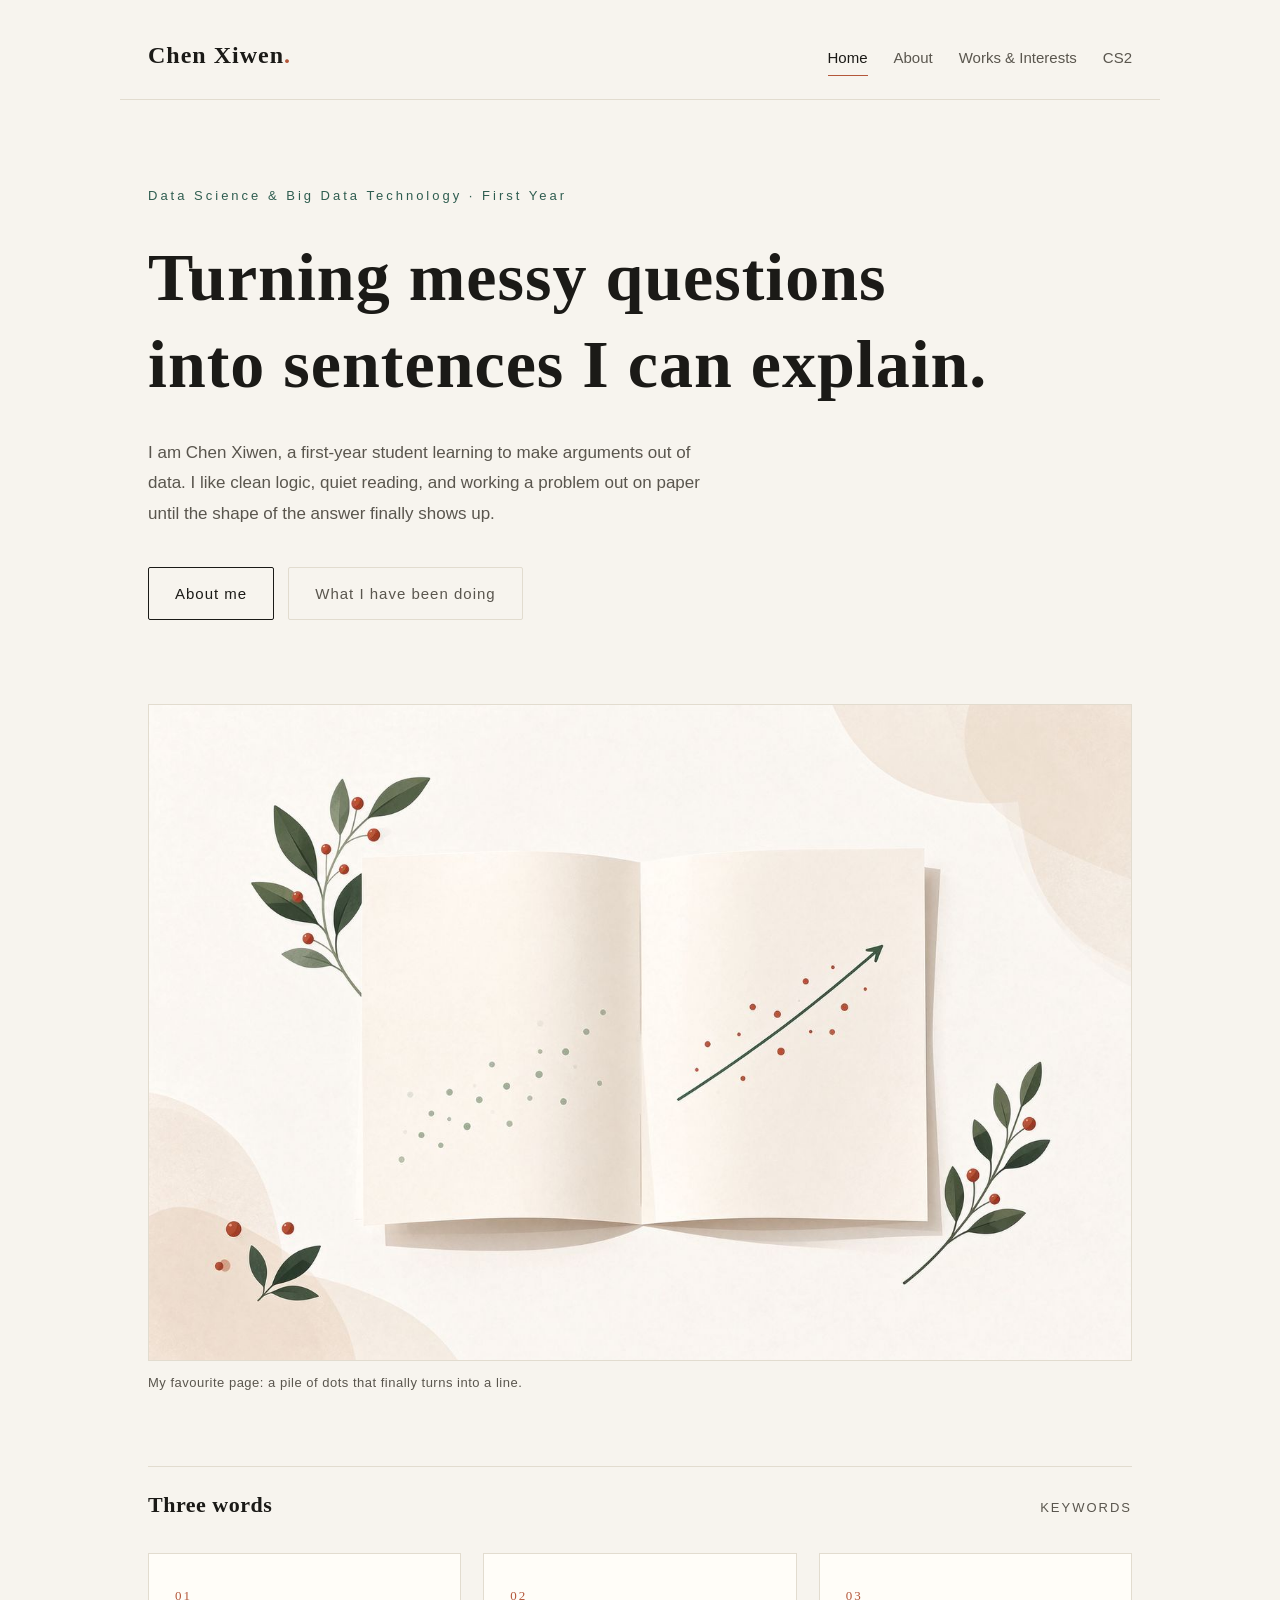
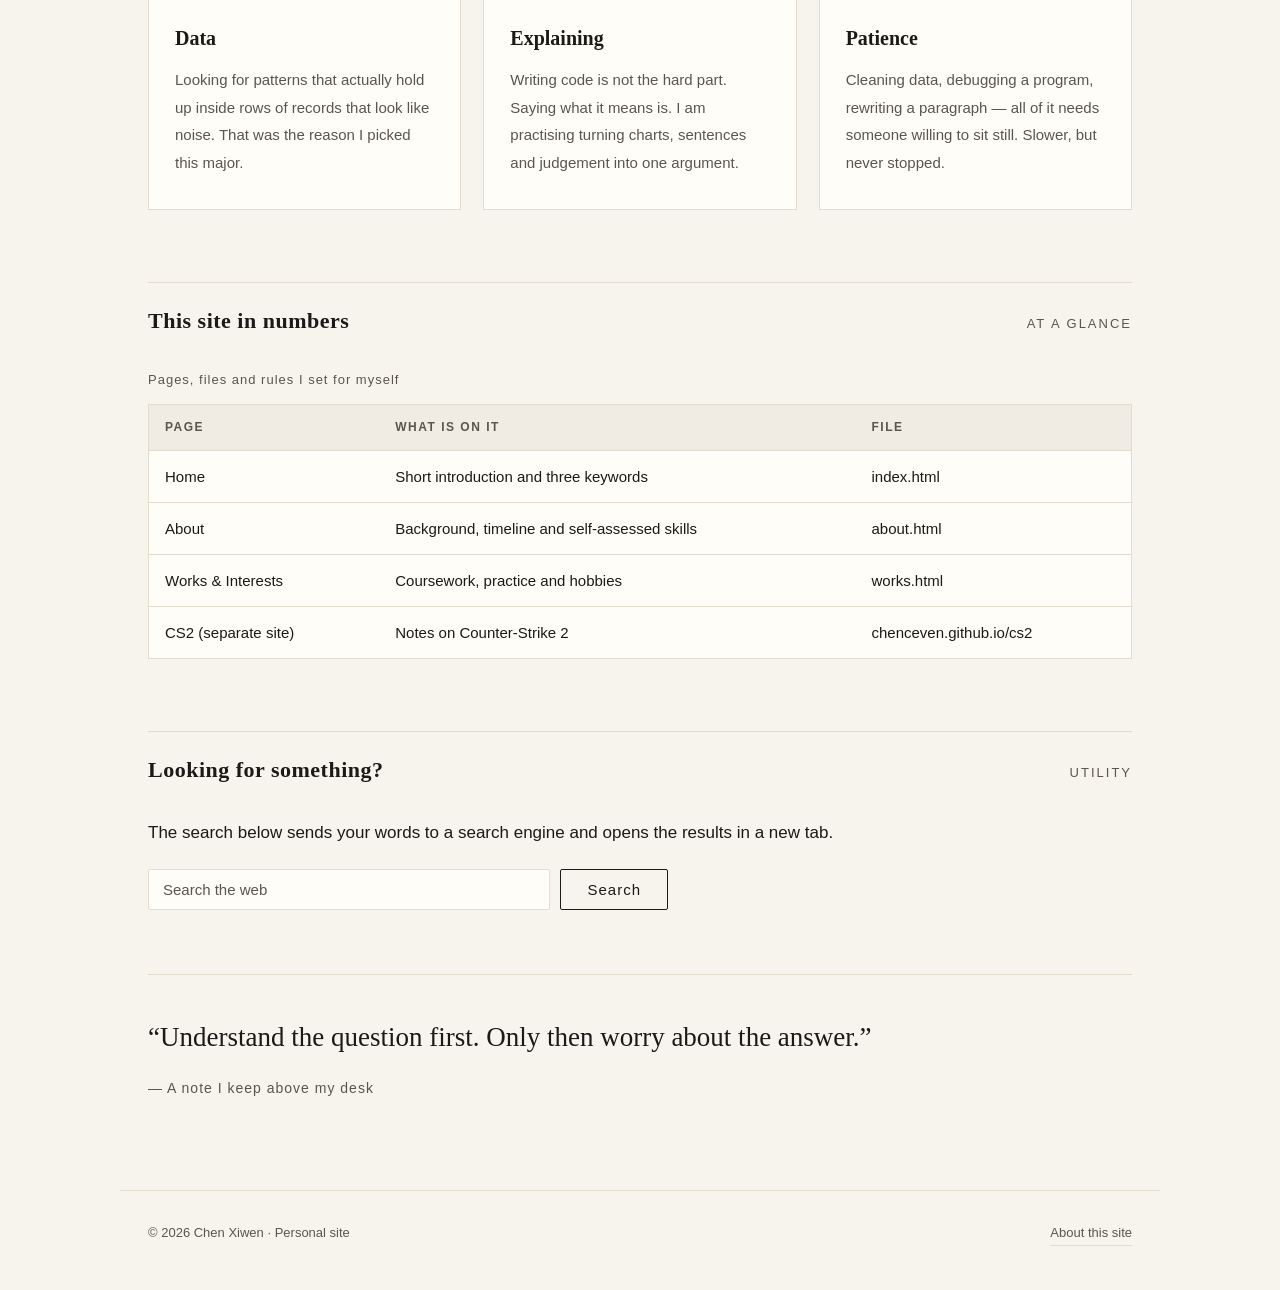
<file: index.html>
<!DOCTYPE html>
<html lang="en">
<head>
  <meta charset="UTF-8">
  <meta name="viewport" content="width=device-width, initial-scale=1.0">
  <meta name="description" content="Chen Xiwen — first-year Data Science and Big Data Technology student. A personal site with a short introduction, notes on learning, and selected coursework.">
  <title>Chen Xiwen · Personal Site</title>
  <link rel="stylesheet" href="styles.css">
</head>
<body>
  <a class="skip" href="#main">Skip to content</a>

  <!-- Site header: name and the four main links -->
  <header class="site-header">
    <a class="brand" href="index.html">Chen Xiwen<span class="dot">.</span></a>
    <nav class="nav">
      <a class="active" href="index.html">Home</a>
      <a href="about.html">About</a>
      <a href="works.html">Works &amp; Interests</a>
      <a href="https://chenceven.github.io/cs2/">CS2</a>
    </nav>
  </header>

  <!-- Page content -->
  <main id="main">
    <!-- Intro: who I am and what this site is -->
    <section class="hero">
      <p class="eyebrow">Data Science &amp; Big Data Technology · First Year</p>
      <h1>Turning messy questions<br>into sentences I can explain.</h1>
      <p class="lead">
        I am Chen Xiwen, a first-year student learning to make arguments out of data.
        I like clean logic, quiet reading, and working a problem out on paper
        until the shape of the answer finally shows up.
      </p>
      <div class="hero-actions">
        <a class="btn" href="about.html">About me</a>
        <a class="btn ghost" href="works.html">What I have been doing</a>
      </div>
    </section>

    <!-- Illustration used as the visual anchor of the intro -->
    <figure class="media">
      <img src="data-paper.jpg" alt="A notebook spread showing a scatter of dots and a thin line rising to the right, drawn in muted green and terracotta">
      <figcaption>My favourite page: a pile of dots that finally turns into a line.</figcaption>
    </figure>

    <!-- Three keywords: the reason I picked this major -->
    <section class="section">
      <div class="section-head">
        <h2>Three words</h2>
        <span>keywords</span>
      </div>
      <div class="grid">
        <div class="card">
          <p class="num">01</p>
          <h3>Data</h3>
          <p>Looking for patterns that actually hold up inside rows of records that look like noise. That was the reason I picked this major.</p>
        </div>
        <div class="card">
          <p class="num">02</p>
          <h3>Explaining</h3>
          <p>Writing code is not the hard part. Saying what it means is. I am practising turning charts, sentences and judgement into one argument.</p>
        </div>
        <div class="card">
          <p class="num">03</p>
          <h3>Patience</h3>
          <p>Cleaning data, debugging a program, rewriting a paragraph — all of it needs someone willing to sit still. Slower, but never stopped.</p>
        </div>
      </div>
    </section>

    <!-- Table: what each page of this site contains -->
    <section class="section">
      <div class="section-head">
        <h2>This site in numbers</h2>
        <span>at a glance</span>
      </div>
      <div class="table-wrap">
        <table>
          <caption>Pages, files and rules I set for myself</caption>
          <thead>
            <tr>
              <th scope="col">Page</th>
              <th scope="col">What is on it</th>
              <th scope="col">File</th>
            </tr>
          </thead>
          <tbody>
            <tr>
              <td>Home</td>
              <td>Short introduction and three keywords</td>
              <td>index.html</td>
            </tr>
            <tr>
              <td>About</td>
              <td>Background, timeline and self-assessed skills</td>
              <td>about.html</td>
            </tr>
            <tr>
              <td>Works &amp; Interests</td>
              <td>Coursework, practice and hobbies</td>
              <td>works.html</td>
            </tr>
            <tr>
              <td>CS2 (separate site)</td>
              <td>Notes on Counter-Strike 2</td>
              <td>chenceven.github.io/cs2</td>
            </tr>
          </tbody>
        </table>
      </div>
    </section>

    <!-- Utility block: a plain GET form, so it works with no JavaScript -->
    <section class="section">
      <div class="section-head">
        <h2>Looking for something?</h2>
        <span>utility</span>
      </div>
      <p class="lead">The search below sends your words to a search engine and opens the results in a new tab.</p>
      <form class="search-form" action="https://www.google.com/search" method="get" target="_blank" rel="noopener">
        <input type="search" name="q" aria-label="Search the web" placeholder="Search the web" required>
        <button class="btn" type="submit">Search</button>
      </form>
    </section>

    <!-- Closing quote -->
    <section class="quote">
      <p>“Understand the question first. Only then worry about the answer.”</p>
      <p class="from">— A note I keep above my desk</p>
    </section>
  </main>

  <!-- Footer: copyright and a link back to About -->
  <footer class="site-footer">
    <span>© 2026 Chen Xiwen · Personal site</span>
    <a href="about.html">About this site</a>
  </footer>
</body>
</html>
</file>
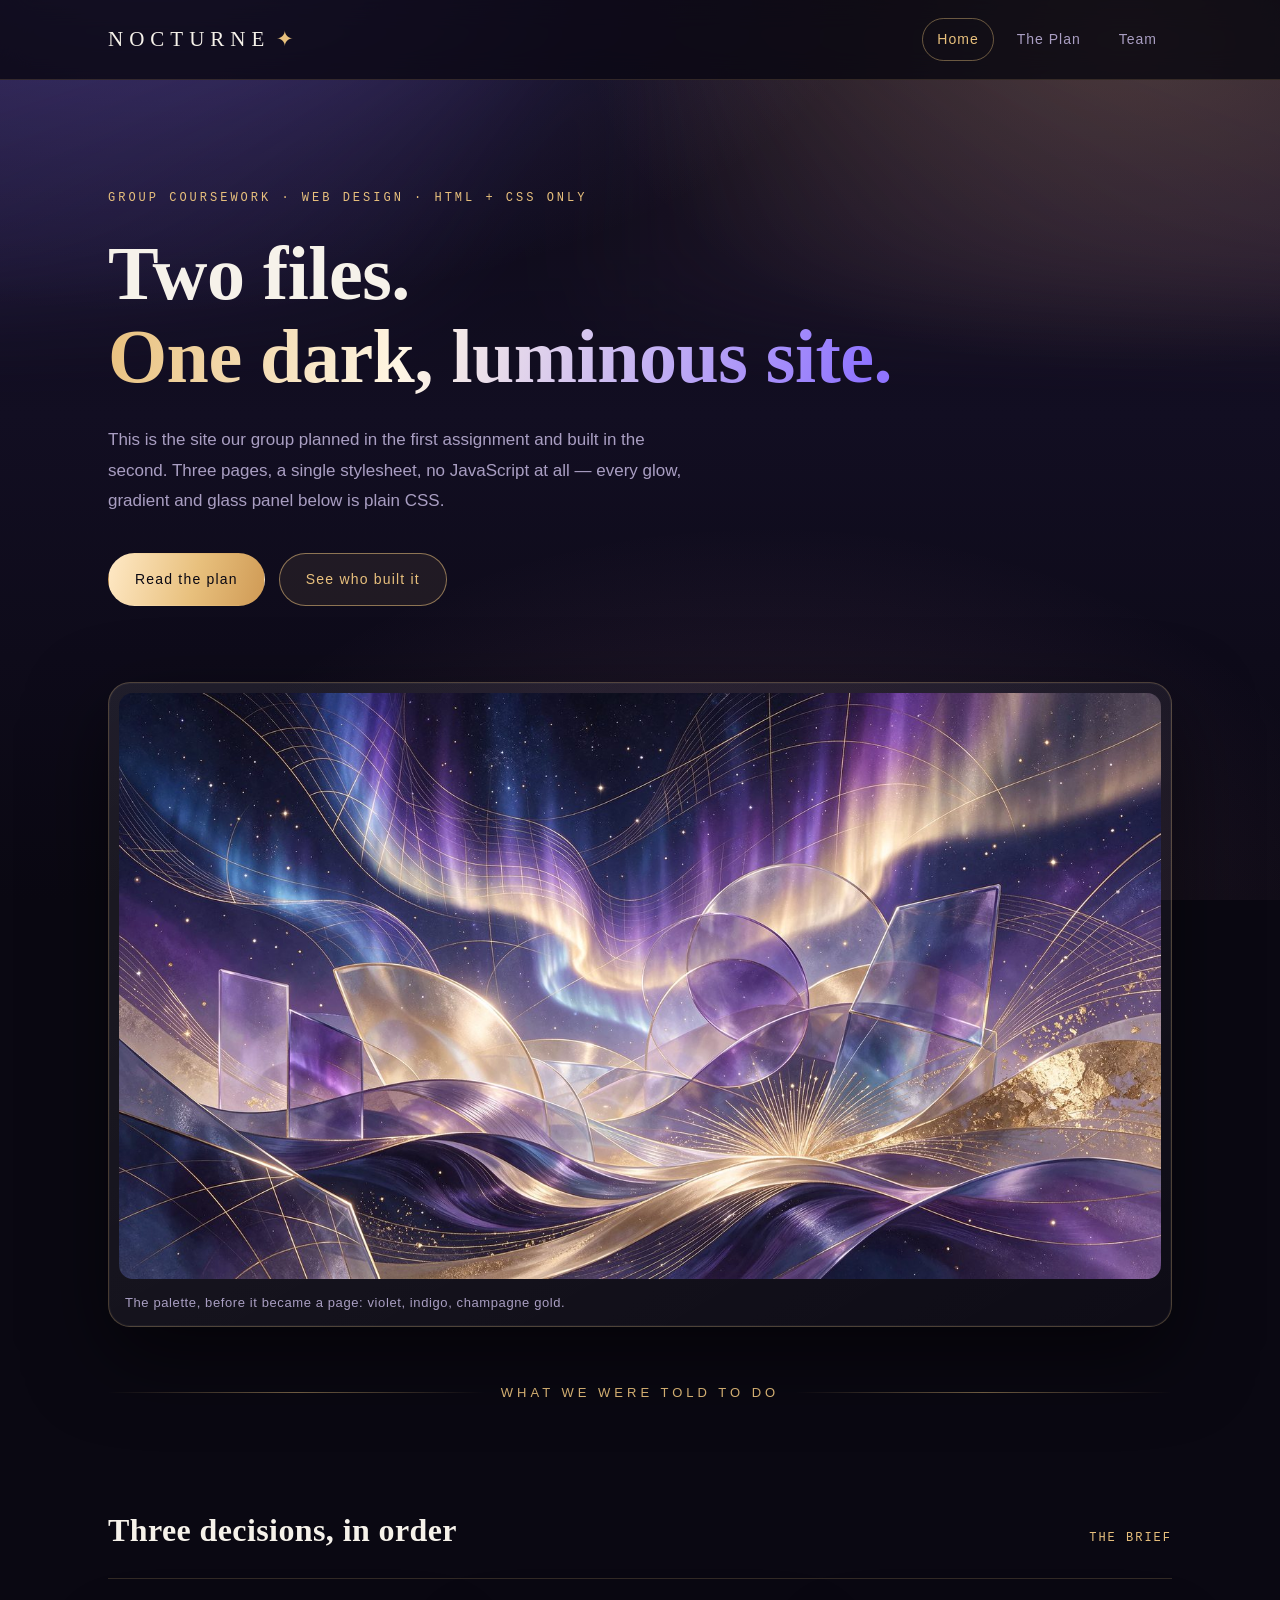
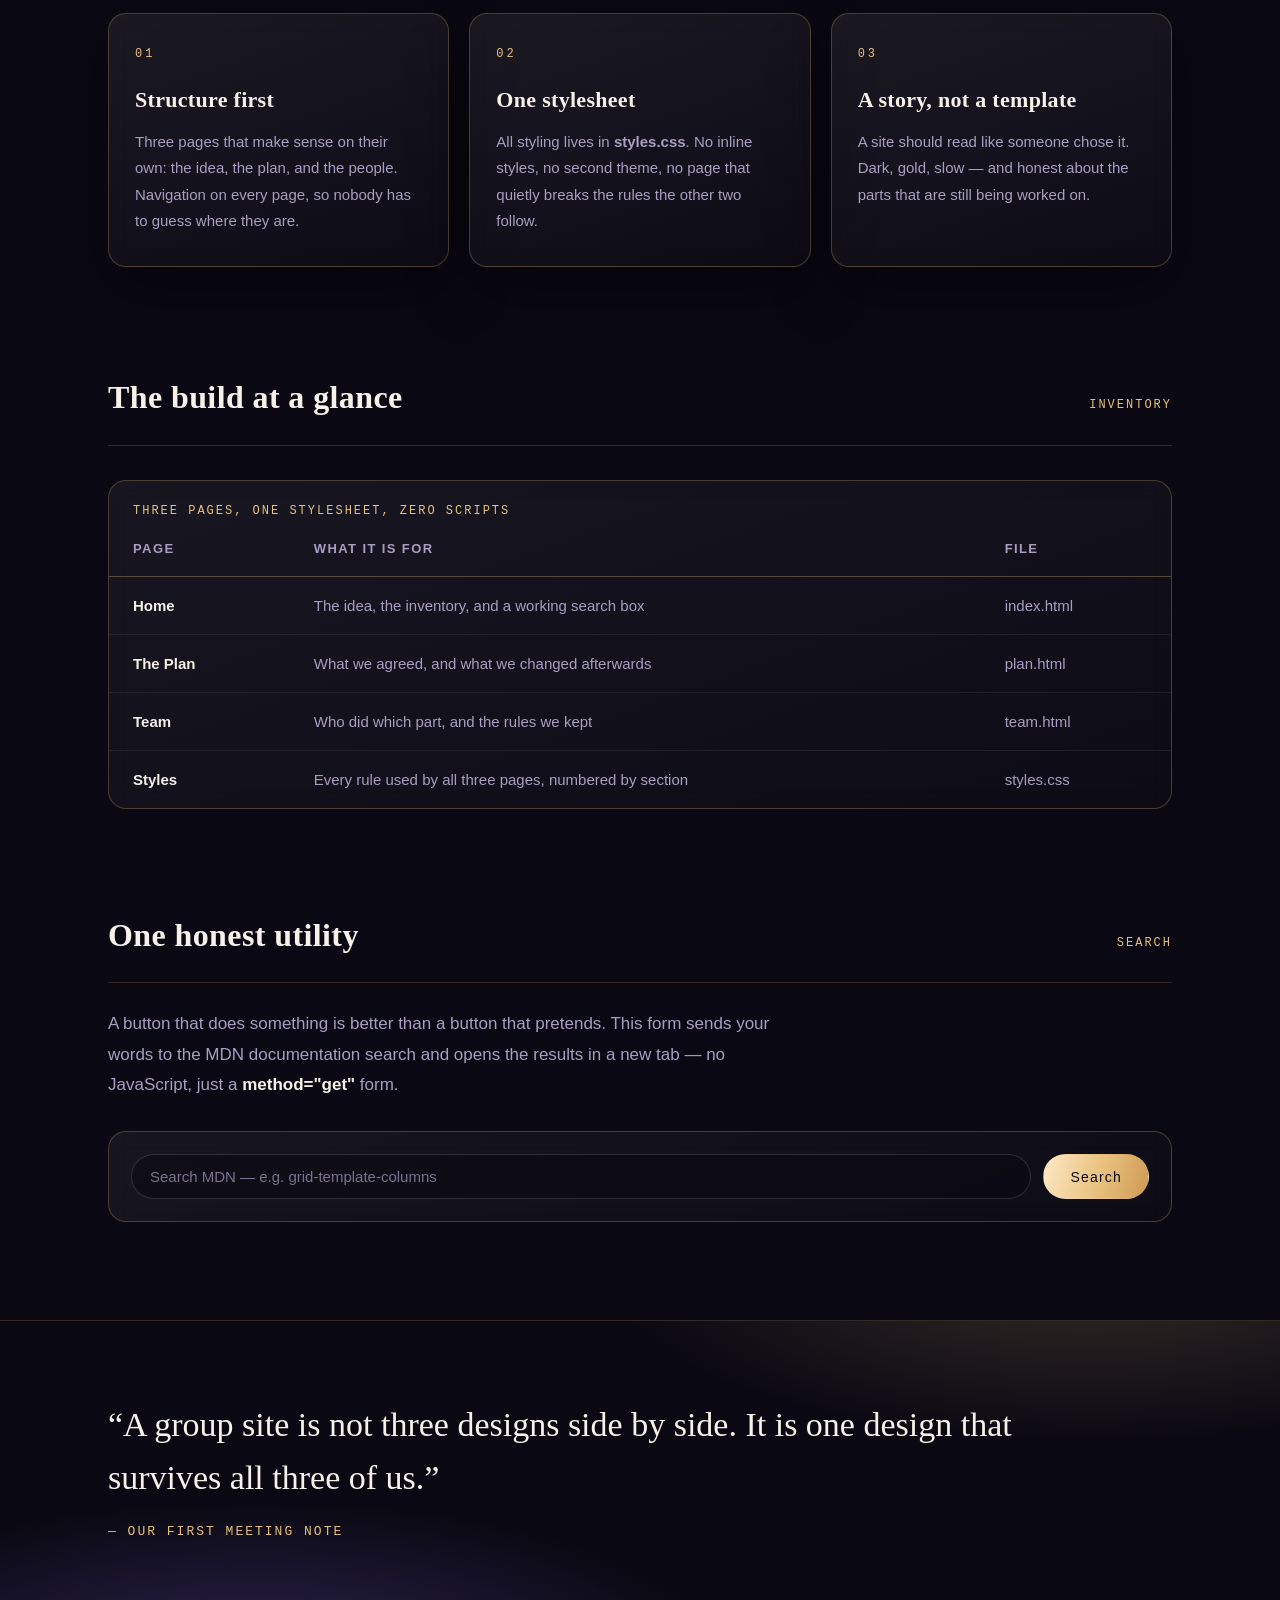
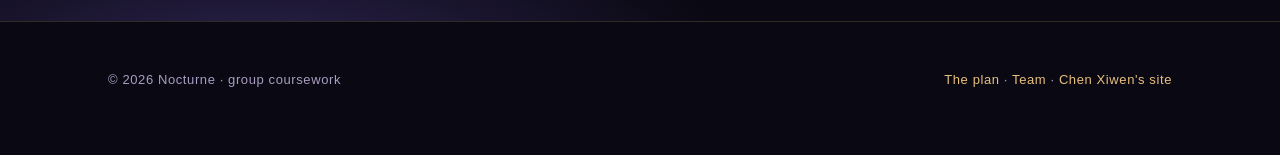
<file: group-site/index.html>
<!DOCTYPE html>
<html lang="en">
<head>
  <meta charset="UTF-8">
  <meta name="viewport" content="width=device-width, initial-scale=1.0">
  <meta name="description" content="Nocturne — the group website built for the web design course: three pages, one stylesheet, HTML and CSS only. Home page with the project idea, a build table and a working search form.">
  <title>Nocturne · Group Site</title>
  <link rel="stylesheet" href="styles.css">
</head>
<body>
  <a class="skip" href="#main">Skip to content</a>

  <!-- Site header: brand, three navigation links -->
  <header class="top">
    <div class="wrap">
      <a class="brand" href="index.html">Nocturne<span class="star">✦</span></a>
      <nav class="nav" aria-label="Main">
        <a class="active" href="index.html">Home</a>
        <a href="plan.html">The Plan</a>
        <a href="team.html">Team</a>
      </nav>
    </div>
  </header>

  <!-- Page content -->
  <main id="main">

    <!-- Hero: the one paragraph someone should read if they read nothing else -->
    <section class="hero">
      <div class="wrap">
        <p class="kicker">GROUP COURSEWORK · WEB DESIGN · HTML + CSS ONLY</p>
        <h1>Two files.<br><em>One dark, luminous site.</em></h1>
        <p class="lead">
          This is the site our group planned in the first assignment and built in the second.
          Three pages, a single stylesheet, no JavaScript at all — every glow, gradient and
          glass panel below is plain CSS.
        </p>
        <div class="hero-actions">
          <a class="btn solid" href="plan.html">Read the plan</a>
          <a class="btn" href="team.html">See who built it</a>
        </div>
      </div>
    </section>

    <!-- Illustration: the site's own palette, made as an image -->
    <div class="wrap">
      <figure class="media">
        <img src="hero-aurora.jpg" alt="An abstract night sky in violet, indigo and gold, with layered glass panels and fine gold grid lines">
        <figcaption>The palette, before it became a page: violet, indigo, champagne gold.</figcaption>
      </figure>
    </div>

    <div class="wrap">
      <p class="rule">What we were told to do</p>
    </div>

    <!-- Three cards: the brief, restated in our own words -->
    <section class="section">
      <div class="wrap">
        <div class="section-head">
          <h2>Three decisions, in order</h2>
          <span>the brief</span>
        </div>
        <div class="grid">
          <div class="card">
            <i>01</i>
            <h3>Structure first</h3>
            <p>Three pages that make sense on their own: the idea, the plan, and the people.
               Navigation on every page, so nobody has to guess where they are.</p>
          </div>
          <div class="card">
            <i>02</i>
            <h3>One stylesheet</h3>
            <p>All styling lives in <strong>styles.css</strong>. No inline styles, no second
               theme, no page that quietly breaks the rules the other two follow.</p>
          </div>
          <div class="card">
            <i>03</i>
            <h3>A story, not a template</h3>
            <p>A site should read like someone chose it. Dark, gold, slow — and honest about
               the parts that are still being worked on.</p>
          </div>
        </div>
      </div>
    </section>

    <!-- Table: what exists in the repository, page by page -->
    <section class="section">
      <div class="wrap">
        <div class="section-head">
          <h2>The build at a glance</h2>
          <span>inventory</span>
        </div>
        <div class="table-wrap">
          <table>
            <caption>Three pages, one stylesheet, zero scripts</caption>
            <thead>
              <tr>
                <th scope="col">Page</th>
                <th scope="col">What it is for</th>
                <th scope="col">File</th>
              </tr>
            </thead>
            <tbody>
              <tr>
                <td>Home</td>
                <td>The idea, the inventory, and a working search box</td>
                <td>index.html</td>
              </tr>
              <tr>
                <td>The Plan</td>
                <td>What we agreed, and what we changed afterwards</td>
                <td>plan.html</td>
              </tr>
              <tr>
                <td>Team</td>
                <td>Who did which part, and the rules we kept</td>
                <td>team.html</td>
              </tr>
              <tr>
                <td>Styles</td>
                <td>Every rule used by all three pages, numbered by section</td>
                <td>styles.css</td>
              </tr>
            </tbody>
          </table>
        </div>
      </div>
    </section>

    <!-- Utility: a real GET form, which is why it works without JavaScript -->
    <section class="section">
      <div class="wrap">
        <div class="section-head">
          <h2>One honest utility</h2>
          <span>search</span>
        </div>
        <p class="lead">
          A button that does something is better than a button that pretends. This form sends
          your words to the MDN documentation search and opens the results in a new tab —
          no JavaScript, just a <strong>method="get"</strong> form.
        </p>
        <form class="search-form" action="https://developer.mozilla.org/en-US/search" method="get" target="_blank" rel="noopener">
          <label for="q" class="skip">Search the MDN documentation</label>
          <input id="q" type="search" name="q" placeholder="Search MDN — e.g. grid-template-columns" required>
          <button class="btn solid" type="submit">Search</button>
        </form>
      </div>
    </section>

    <!-- Closing quote -->
    <section class="quote">
      <div class="wrap">
        <p>“A group site is not three designs side by side. It is one design that survives all three of us.”</p>
        <p class="from">— our first meeting note</p>
      </div>
    </section>
  </main>

  <!-- Footer: copyright, and links back to the two other pages -->
  <footer>
    <div class="wrap">
      <span>© 2026 Nocturne · group coursework</span>
      <span><a href="plan.html">The plan</a> · <a href="team.html">Team</a> · <a href="https://chenceven.github.io/">Chen Xiwen's site</a></span>
    </div>
  </footer>
</body>
</html>
</file>
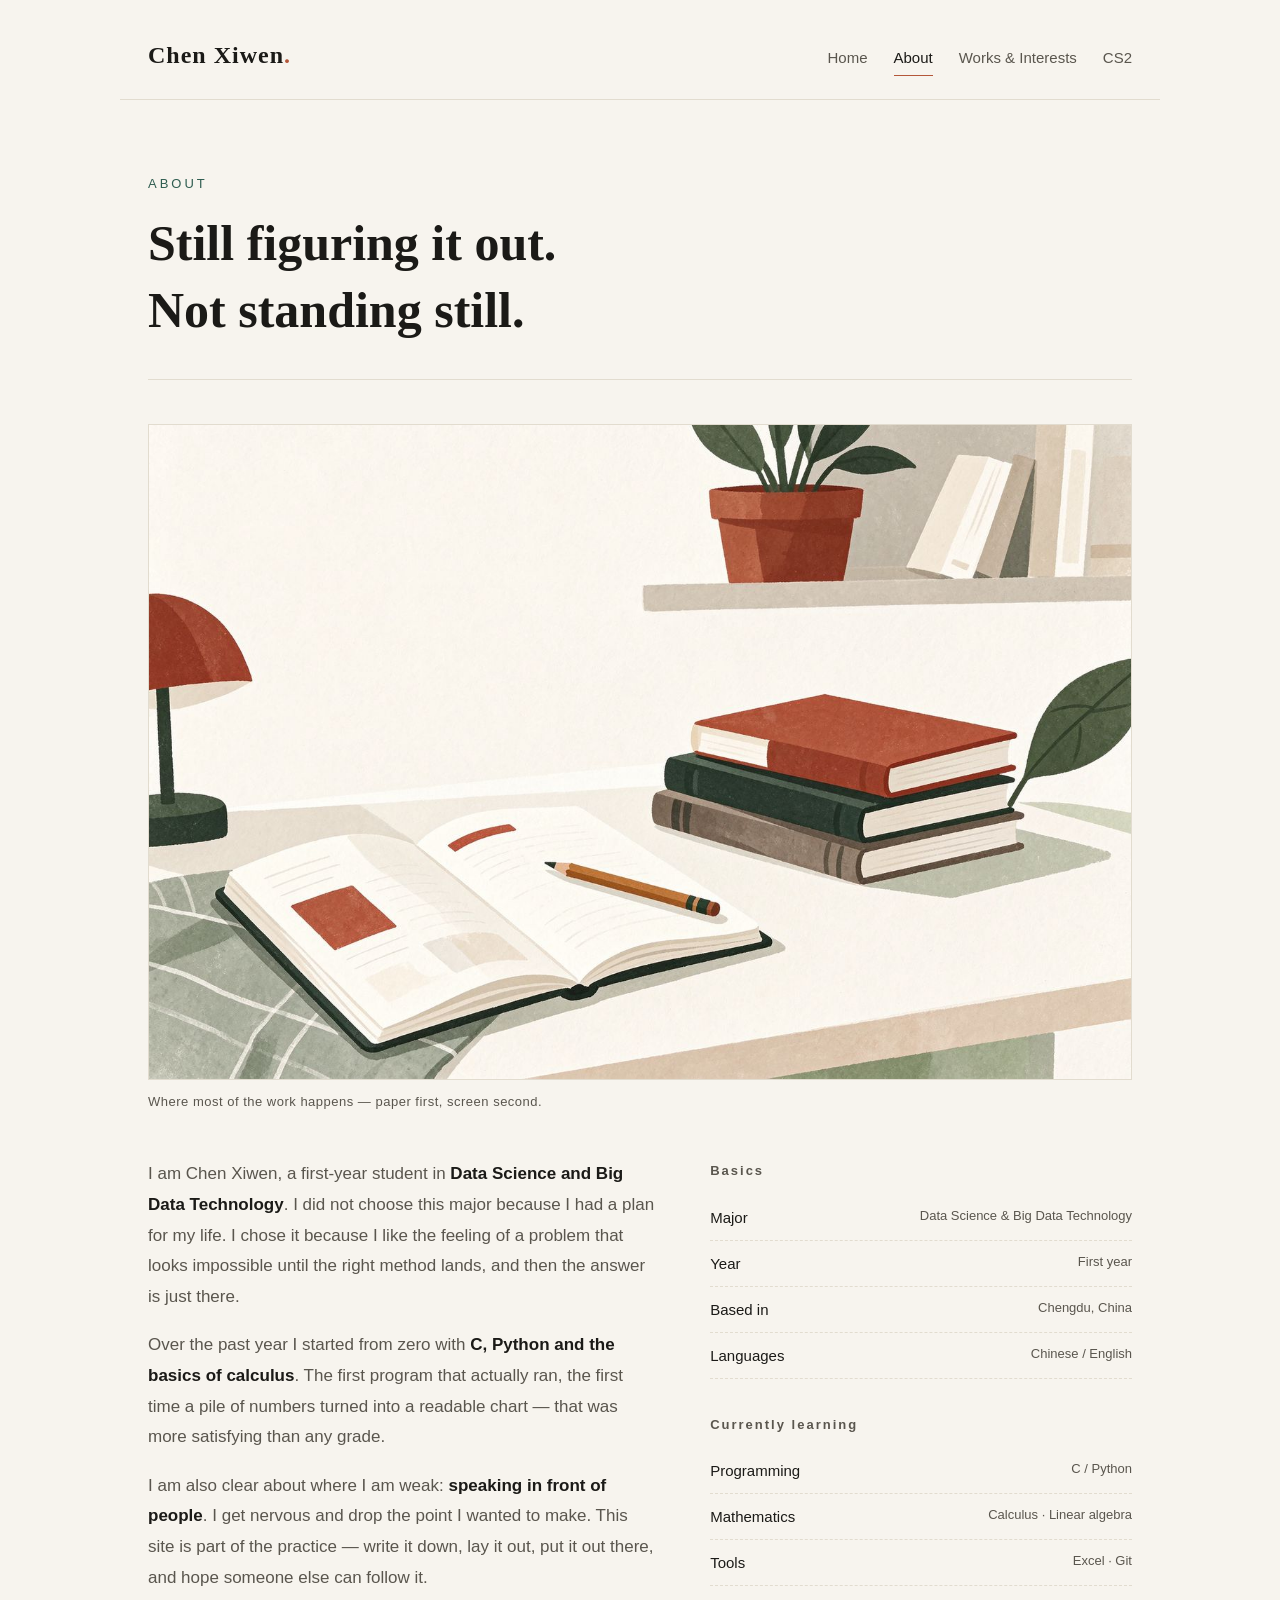
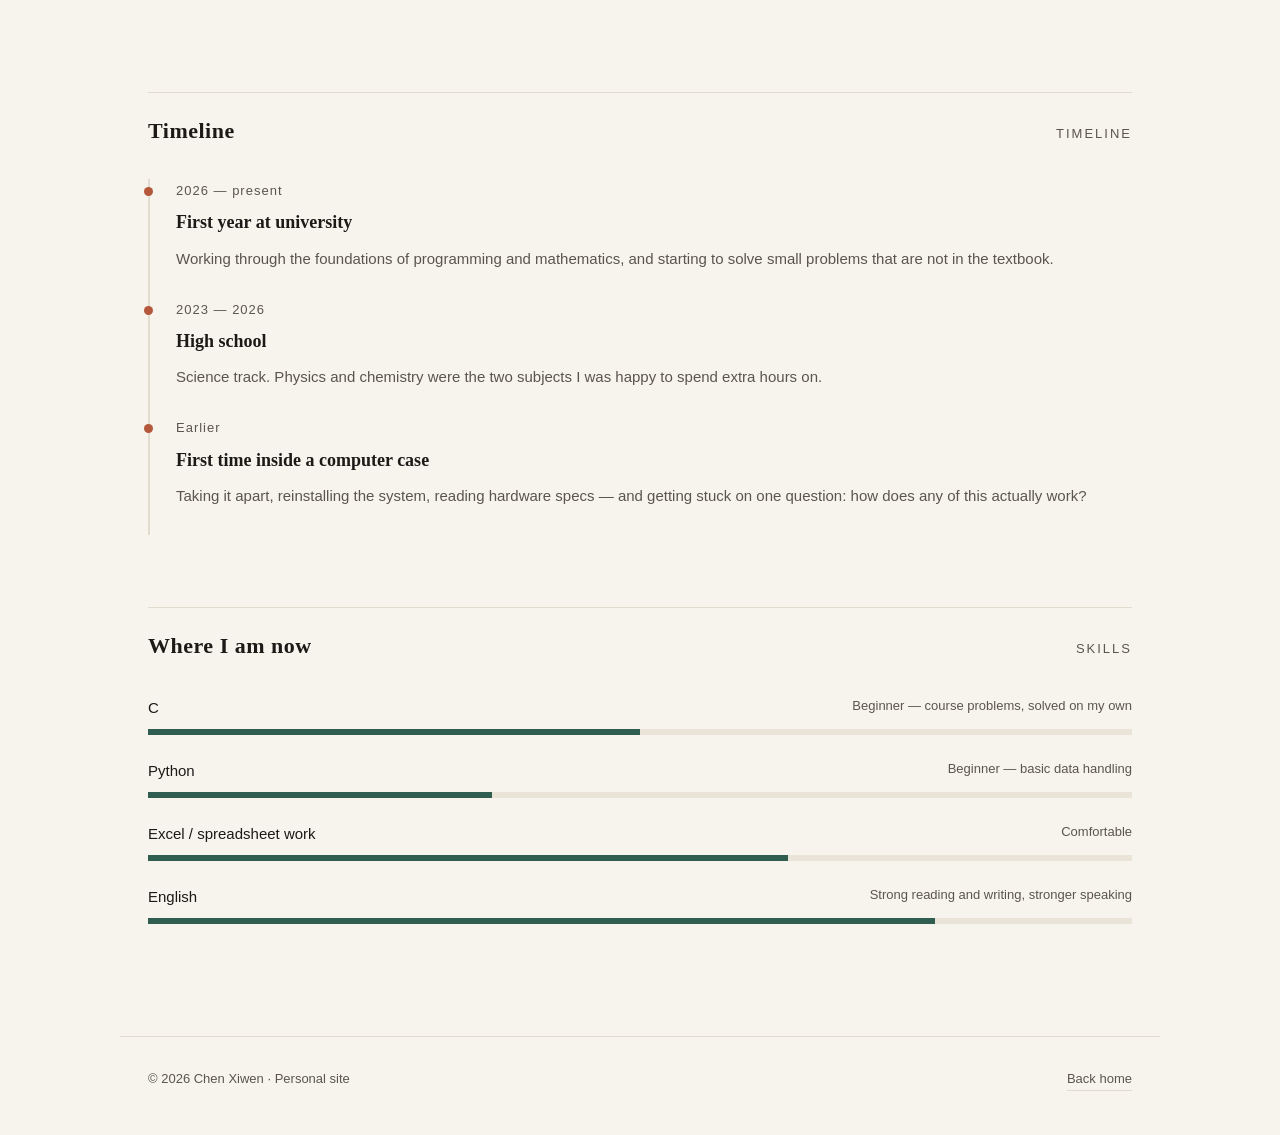
<file: about.html>
<!DOCTYPE html>
<html lang="en">
<head>
  <meta charset="UTF-8">
  <meta name="viewport" content="width=device-width, initial-scale=1.0">
  <meta name="description" content="About Chen Xiwen: first-year Data Science and Big Data Technology student — major, city, what he is learning this semester, a short timeline and a self-assessed skill list.">
  <title>About · Chen Xiwen</title>
  <link rel="stylesheet" href="styles.css">
</head>
<body>
  <a class="skip" href="#main">Skip to content</a>

  <!-- Site header: name and the four main links -->
  <header class="site-header">
    <a class="brand" href="index.html">Chen Xiwen<span class="dot">.</span></a>
    <nav class="nav">
      <a href="index.html">Home</a>
      <a class="active" href="about.html">About</a>
      <a href="works.html">Works &amp; Interests</a>
      <a href="https://chenceven.github.io/cs2/">CS2</a>
    </nav>
  </header>

  <!-- Page content -->
  <main id="main">
    <!-- Page title -->
    <section class="page-title">
      <p>ABOUT</p>
      <h1>Still figuring it out.<br>Not standing still.</h1>
    </section>

    <!-- Illustration: the desk where most of the work happens -->
    <figure class="media">
      <img src="desk.jpg" alt="An illustrated desk corner: an open notebook with a red bookmark, a pencil, three stacked books and a small plant">
      <figcaption>Where most of the work happens — paper first, screen second.</figcaption>
    </figure>

    <div class="two-col">
      <div class="text">
        <p>
          I am Chen Xiwen, a first-year student in <strong>Data Science and Big Data Technology</strong>.
          I did not choose this major because I had a plan for my life. I chose it because I like
          the feeling of a problem that looks impossible until the right method lands,
          and then the answer is just there.
        </p>
        <p>
          Over the past year I started from zero with <strong>C, Python and the basics of calculus</strong>.
          The first program that actually ran, the first time a pile of numbers turned into a readable
          chart — that was more satisfying than any grade.
        </p>
        <p>
          I am also clear about where I am weak: <strong>speaking in front of people</strong>.
          I get nervous and drop the point I wanted to make. This site is part of the practice —
          write it down, lay it out, put it out there, and hope someone else can follow it.
        </p>
      </div>

      <div>
        <div class="info-block">
          <h4>Basics</h4>
          <ul>
            <li>Major<span>Data Science &amp; Big Data Technology</span></li>
            <li>Year<span>First year</span></li>
            <li>Based in<span>Chengdu, China</span></li>
            <li>Languages<span>Chinese / English</span></li>
          </ul>
        </div>

        <div class="info-block">
          <h4>Currently learning</h4>
          <ul>
            <li>Programming<span>C / Python</span></li>
            <li>Mathematics<span>Calculus · Linear algebra</span></li>
            <li>Tools<span>Excel · Git</span></li>
          </ul>
        </div>
      </div>
    </div>

    <!-- Timeline: the few dates that actually changed something -->
    <section class="section">
      <div class="section-head">
        <h2>Timeline</h2>
        <span>timeline</span>
      </div>
      <div class="timeline">
        <div class="timeline-item">
          <p class="when">2026 — present</p>
          <h3>First year at university</h3>
          <p>Working through the foundations of programming and mathematics, and starting to solve small problems that are not in the textbook.</p>
        </div>
        <div class="timeline-item">
          <p class="when">2023 — 2026</p>
          <h3>High school</h3>
          <p>Science track. Physics and chemistry were the two subjects I was happy to spend extra hours on.</p>
        </div>
        <div class="timeline-item">
          <p class="when">Earlier</p>
          <h3>First time inside a computer case</h3>
          <p>Taking it apart, reinstalling the system, reading hardware specs — and getting stuck on one question: how does any of this actually work?</p>
        </div>
      </div>
    </section>

    <!-- Lists: what I am doing and what I am learning this term -->
    <section class="section">
      <div class="section-head">
        <h2>Where I am now</h2>
        <span>skills</span>
      </div>
      <div class="skills">
        <div class="skill">
          <p class="row">C <em>Beginner — course problems, solved on my own</em></p>
          <div class="track"><div class="fill w50"></div></div>
        </div>
        <div class="skill">
          <p class="row">Python <em>Beginner — basic data handling</em></p>
          <div class="track"><div class="fill w35"></div></div>
        </div>
        <div class="skill">
          <p class="row">Excel / spreadsheet work <em>Comfortable</em></p>
          <div class="track"><div class="fill w65"></div></div>
        </div>
        <div class="skill">
          <p class="row">English <em>Strong reading and writing, stronger speaking</em></p>
          <div class="track"><div class="fill w80"></div></div>
        </div>
      </div>
    </section>
  </main>

  <!-- Footer: copyright and a link back home -->
  <footer class="site-footer">
    <span>© 2026 Chen Xiwen · Personal site</span>
    <a href="index.html">Back home</a>
  </footer>
</body>
</html>
</file>
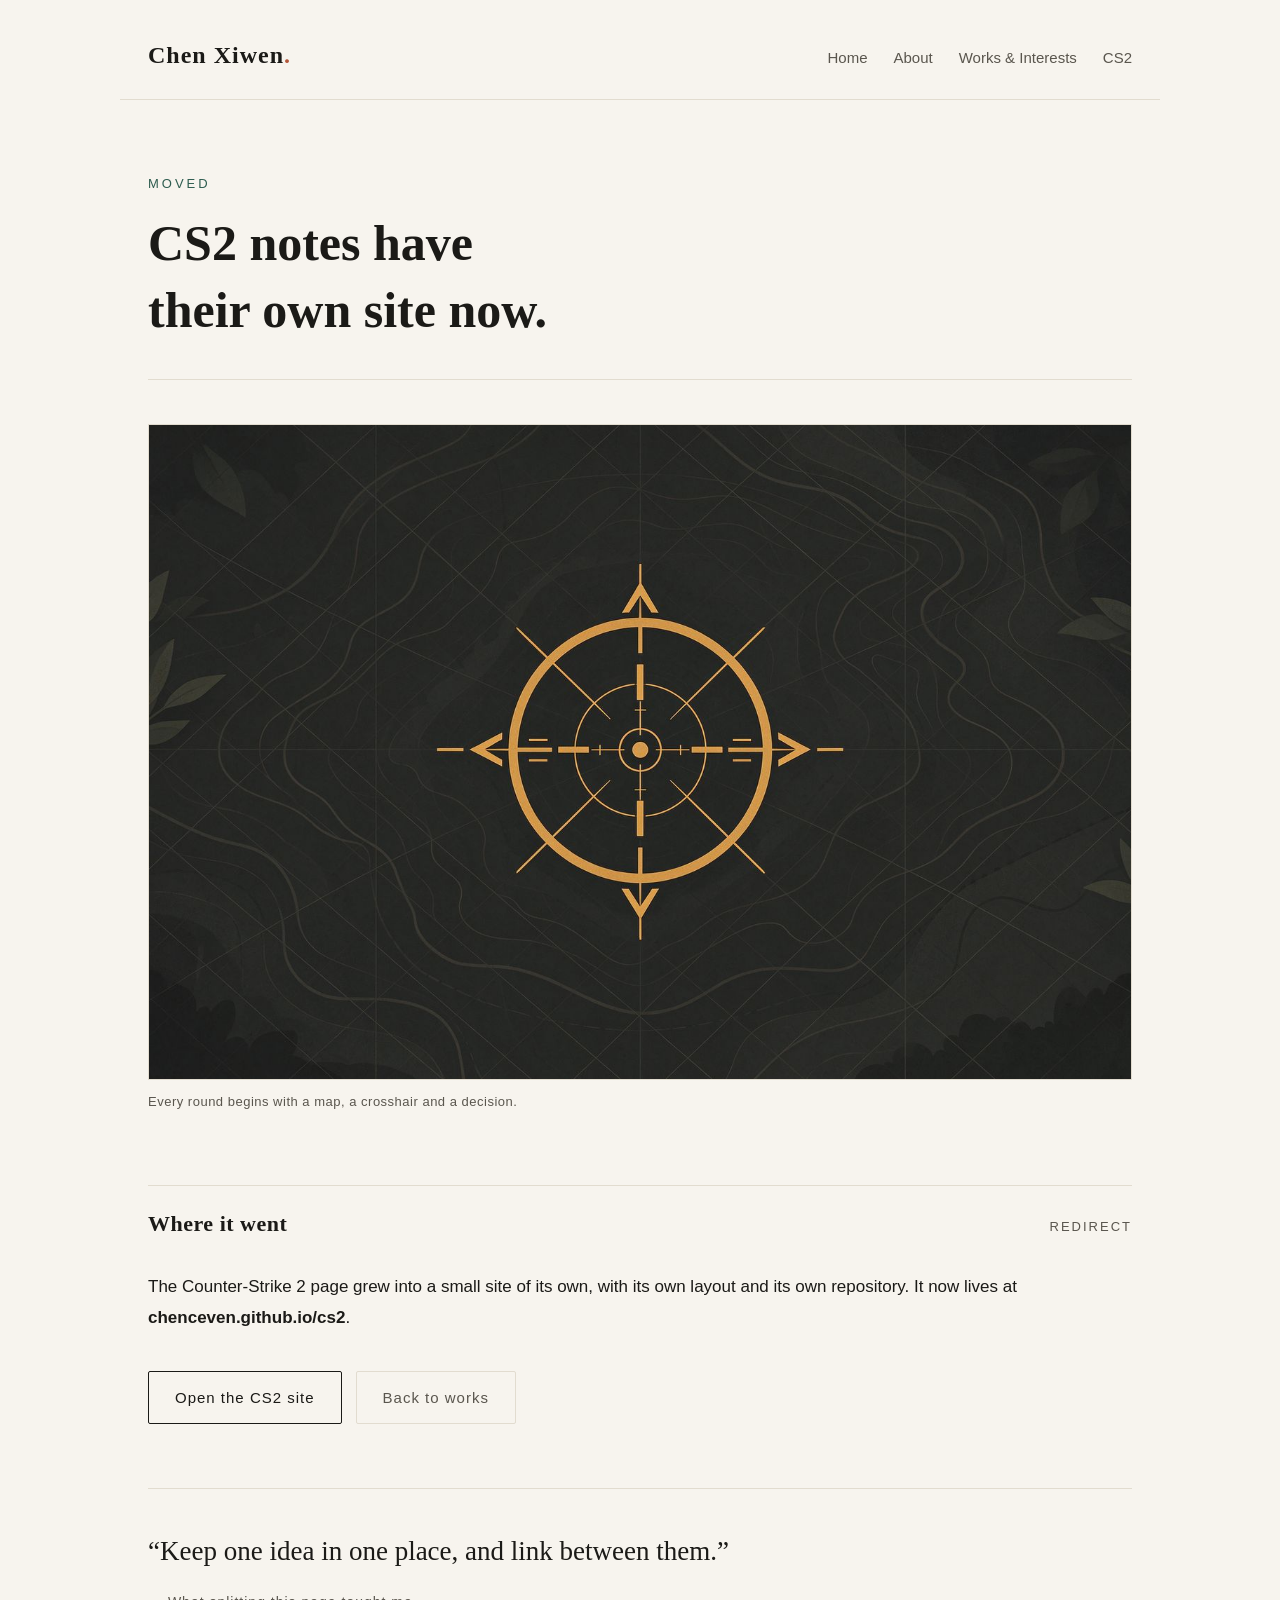
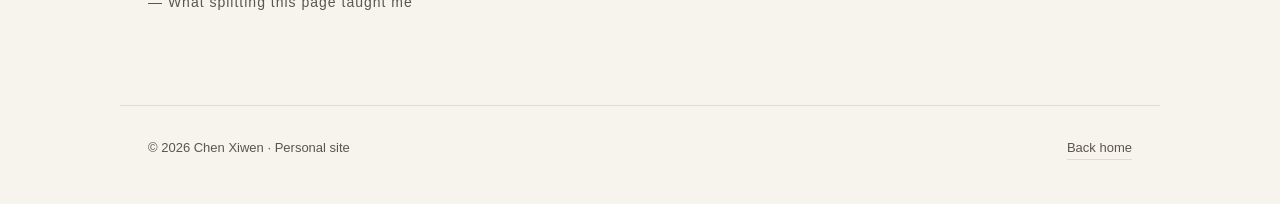
<file: cs2.html>
<!DOCTYPE html>
<html lang="en">
<head>
  <meta charset="UTF-8">
  <meta name="viewport" content="width=device-width, initial-scale=1.0">
  <meta name="description" content="The Counter-Strike 2 notes now live on their own site at chenceven.github.io/cs2. This page keeps the old address working.">
  <title>CS2 notes have moved · Chen Xiwen</title>
  <link rel="stylesheet" href="styles.css">
</head>
<body>
  <a class="skip" href="#main">Skip to content</a>

  <!-- Site header: name and the four main links -->
  <header class="site-header">
    <a class="brand" href="index.html">Chen Xiwen<span class="dot">.</span></a>
    <nav class="nav">
      <a href="index.html">Home</a>
      <a href="about.html">About</a>
      <a href="works.html">Works &amp; Interests</a>
      <a href="https://chenceven.github.io/cs2/">CS2</a>
    </nav>
  </header>

  <!-- Page content -->
  <main id="main">
    <!-- Notice: the CS2 notes moved to their own site -->
    <section class="page-title">
      <p>MOVED</p>
      <h1>CS2 notes have<br>their own site now.</h1>
    </section>

    <!-- Illustration carried over from the old CS2 page -->
    <figure class="media">
      <img src="tactical.jpg" alt="A dark illustration of a tactical map grid with a single amber crosshair drawn in the centre">
      <figcaption>Every round begins with a map, a crosshair and a decision.</figcaption>
    </figure>

    <!-- Where the notes went, plus the two buttons -->
    <section class="section">
      <div class="section-head">
        <h2>Where it went</h2>
        <span>redirect</span>
      </div>
      <p class="lead">
        The Counter-Strike 2 page grew into a small site of its own, with its own layout and its own repository.
        It now lives at <strong>chenceven.github.io/cs2</strong>.
      </p>
      <div class="hero-actions">
        <a class="btn" href="https://chenceven.github.io/cs2/">Open the CS2 site</a>
        <a class="btn ghost" href="works.html">Back to works</a>
      </div>
    </section>

    <!-- Closing quote -->
    <section class="quote">
      <p>“Keep one idea in one place, and link between them.”</p>
      <p class="from">— What splitting this page taught me</p>
    </section>
  </main>

  <!-- Footer: copyright and a link back home -->
  <footer class="site-footer">
    <span>© 2026 Chen Xiwen · Personal site</span>
    <a href="index.html">Back home</a>
  </footer>
</body>
</html>
</file>
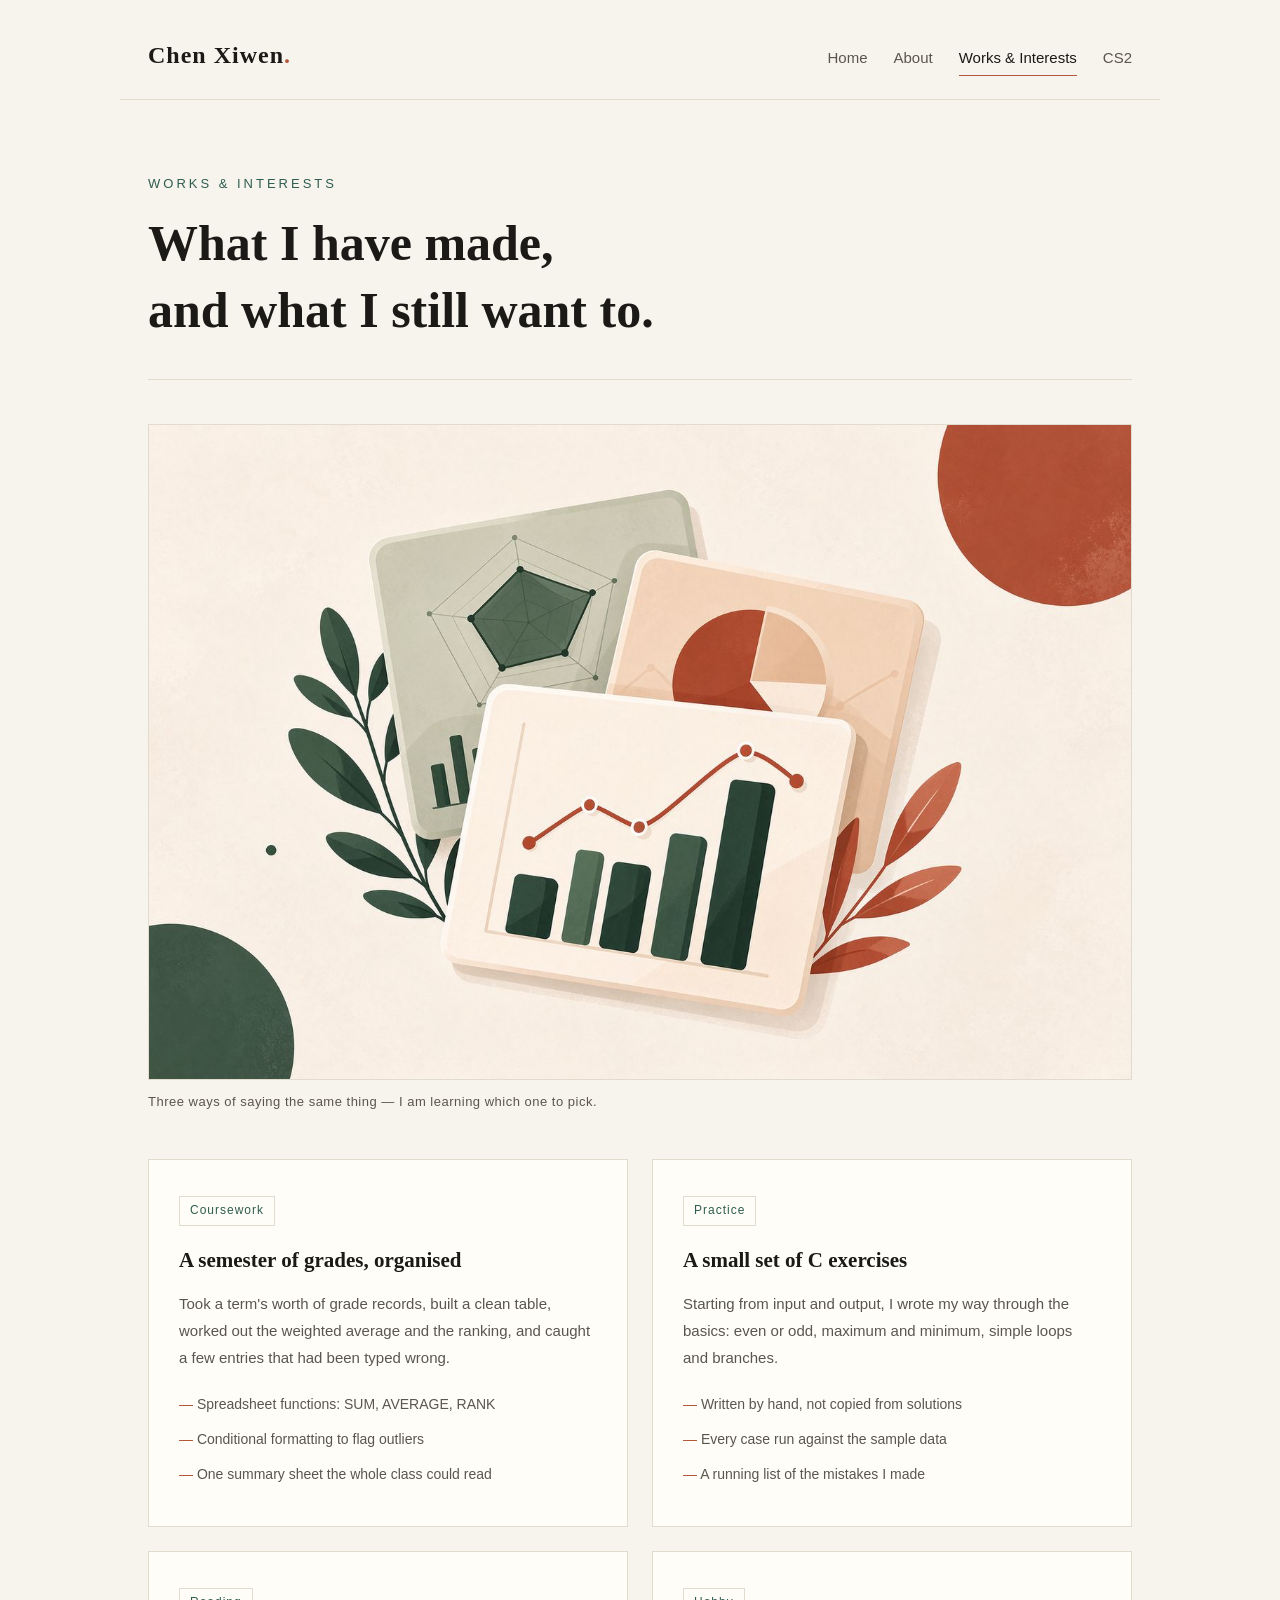
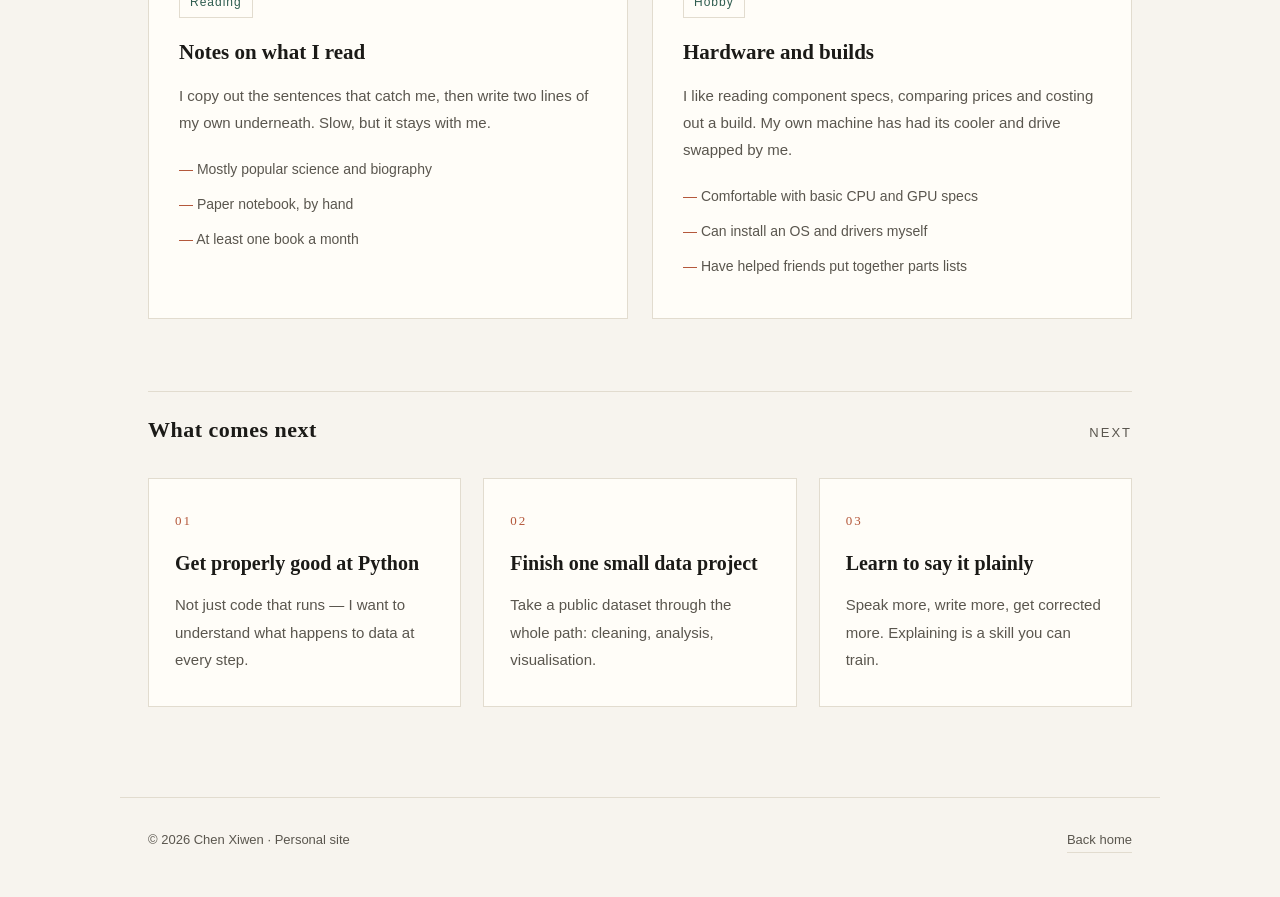
<file: works.html>
<!DOCTYPE html>
<html lang="en">
<head>
  <meta charset="UTF-8">
  <meta name="viewport" content="width=device-width, initial-scale=1.0">
  <meta name="description" content="Coursework, C exercises, reading notes and hardware builds by Chen Xiwen, plus a short list of what comes next in data science.">
  <title>Works &amp; Interests · Chen Xiwen</title>
  <link rel="stylesheet" href="styles.css">
</head>
<body>
  <a class="skip" href="#main">Skip to content</a>

  <!-- Site header: name and the four main links -->
  <header class="site-header">
    <a class="brand" href="index.html">Chen Xiwen<span class="dot">.</span></a>
    <nav class="nav">
      <a href="index.html">Home</a>
      <a href="about.html">About</a>
      <a class="active" href="works.html">Works &amp; Interests</a>
      <a href="https://chenceven.github.io/cs2/">CS2</a>
    </nav>
  </header>

  <!-- Page content -->
  <main id="main">
    <!-- Page title -->
    <section class="page-title">
      <p>WORKS &amp; INTERESTS</p>
      <h1>What I have made,<br>and what I still want to.</h1>
    </section>

    <!-- Illustration: the three kinds of work on this page -->
    <figure class="media">
      <img src="charts.jpg" alt="Three illustrated chart cards stacked together: a bar chart, a line chart and a pie chart, in green and terracotta">
      <figcaption>Three ways of saying the same thing — I am learning which one to pick.</figcaption>
    </figure>

    <div class="works-grid">
      <article class="work">
        <span class="tag">Coursework</span>
        <h3>A semester of grades, organised</h3>
        <p>Took a term's worth of grade records, built a clean table, worked out the weighted average and the ranking, and caught a few entries that had been typed wrong.</p>
        <ul>
          <li>Spreadsheet functions: SUM, AVERAGE, RANK</li>
          <li>Conditional formatting to flag outliers</li>
          <li>One summary sheet the whole class could read</li>
        </ul>
      </article>

      <article class="work">
        <span class="tag">Practice</span>
        <h3>A small set of C exercises</h3>
        <p>Starting from input and output, I wrote my way through the basics: even or odd, maximum and minimum, simple loops and branches.</p>
        <ul>
          <li>Written by hand, not copied from solutions</li>
          <li>Every case run against the sample data</li>
          <li>A running list of the mistakes I made</li>
        </ul>
      </article>

      <article class="work">
        <span class="tag">Reading</span>
        <h3>Notes on what I read</h3>
        <p>I copy out the sentences that catch me, then write two lines of my own underneath. Slow, but it stays with me.</p>
        <ul>
          <li>Mostly popular science and biography</li>
          <li>Paper notebook, by hand</li>
          <li>At least one book a month</li>
        </ul>
      </article>

      <article class="work">
        <span class="tag">Hobby</span>
        <h3>Hardware and builds</h3>
        <p>I like reading component specs, comparing prices and costing out a build. My own machine has had its cooler and drive swapped by me.</p>
        <ul>
          <li>Comfortable with basic CPU and GPU specs</li>
          <li>Can install an OS and drivers myself</li>
          <li>Have helped friends put together parts lists</li>
        </ul>
      </article>
    </div>

    <!-- What comes next: three directions I want to try -->
    <section class="section">
      <div class="section-head">
        <h2>What comes next</h2>
        <span>next</span>
      </div>
      <div class="grid">
        <div class="card">
          <p class="num">01</p>
          <h3>Get properly good at Python</h3>
          <p>Not just code that runs — I want to understand what happens to data at every step.</p>
        </div>
        <div class="card">
          <p class="num">02</p>
          <h3>Finish one small data project</h3>
          <p>Take a public dataset through the whole path: cleaning, analysis, visualisation.</p>
        </div>
        <div class="card">
          <p class="num">03</p>
          <h3>Learn to say it plainly</h3>
          <p>Speak more, write more, get corrected more. Explaining is a skill you can train.</p>
        </div>
      </div>
    </section>
  </main>

  <!-- Footer: copyright and a link back home -->
  <footer class="site-footer">
    <span>© 2026 Chen Xiwen · Personal site</span>
    <a href="index.html">Back home</a>
  </footer>
</body>
</html>
</file>
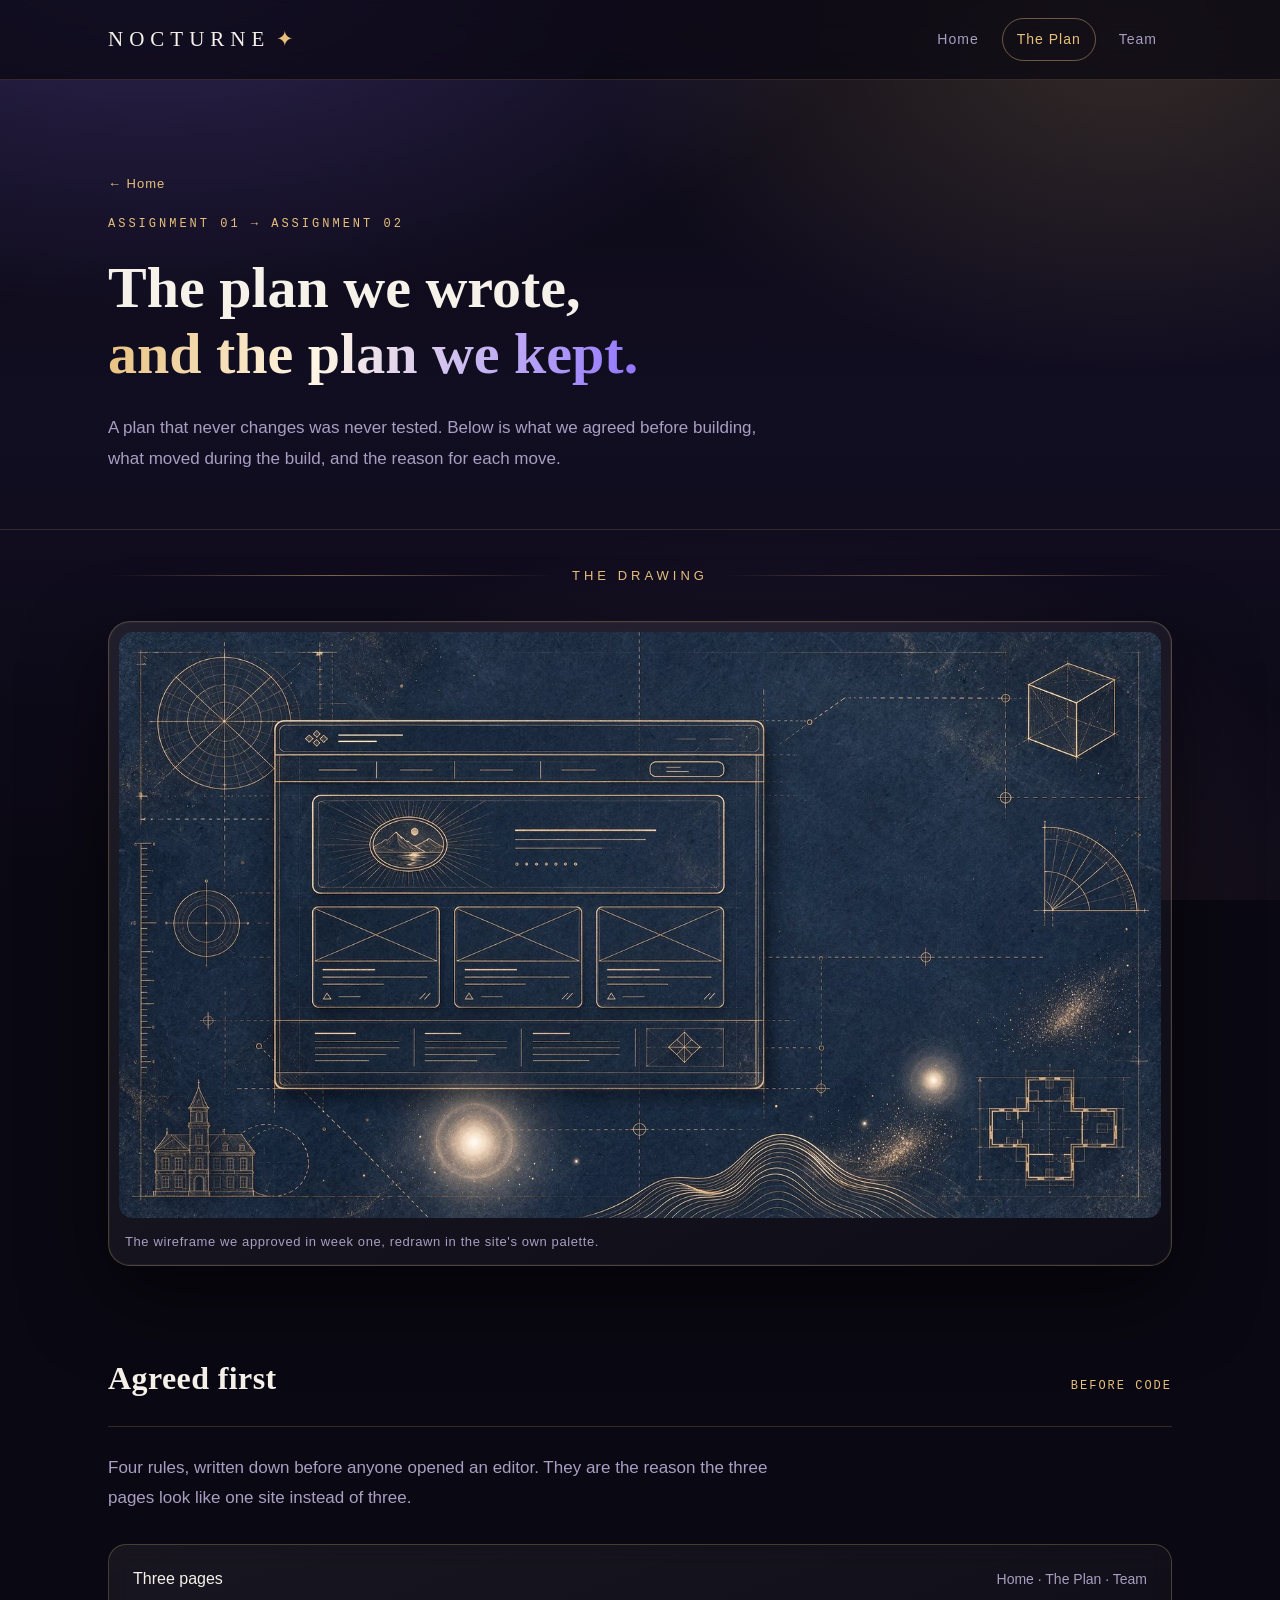
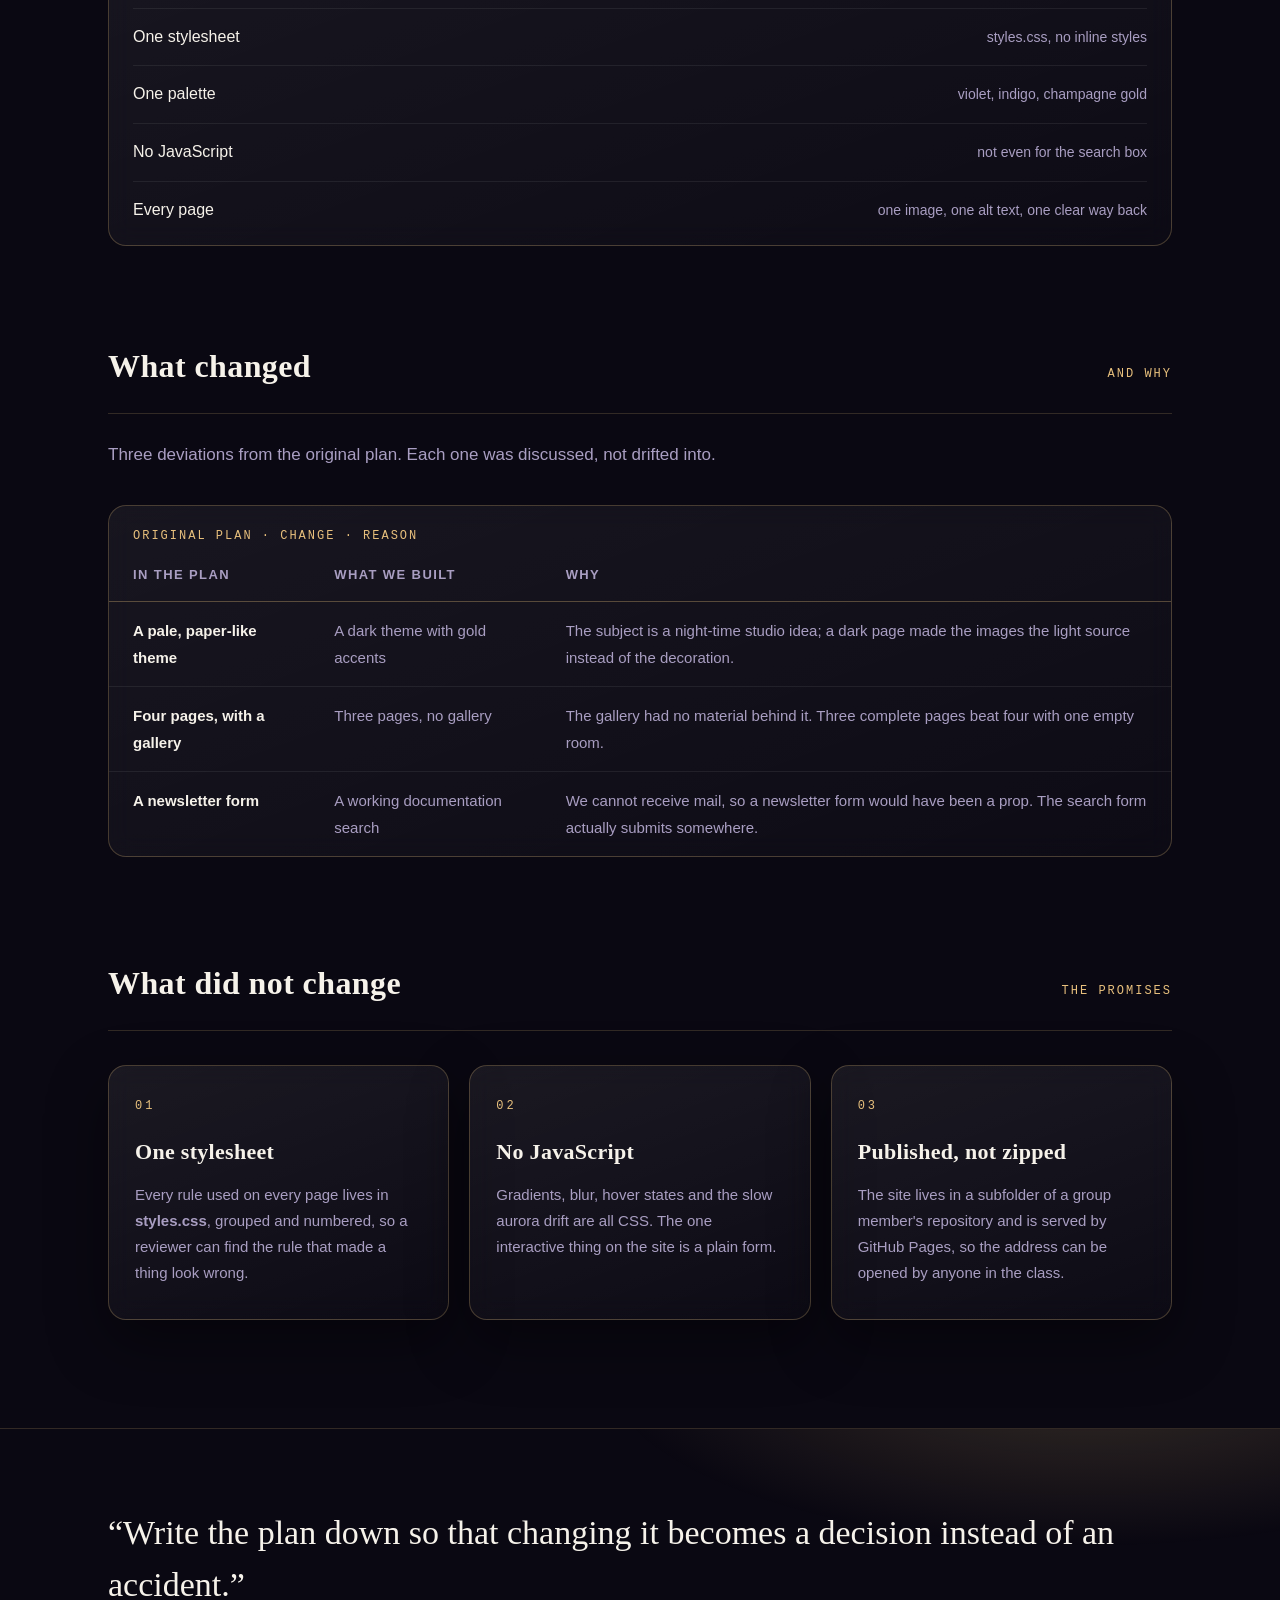
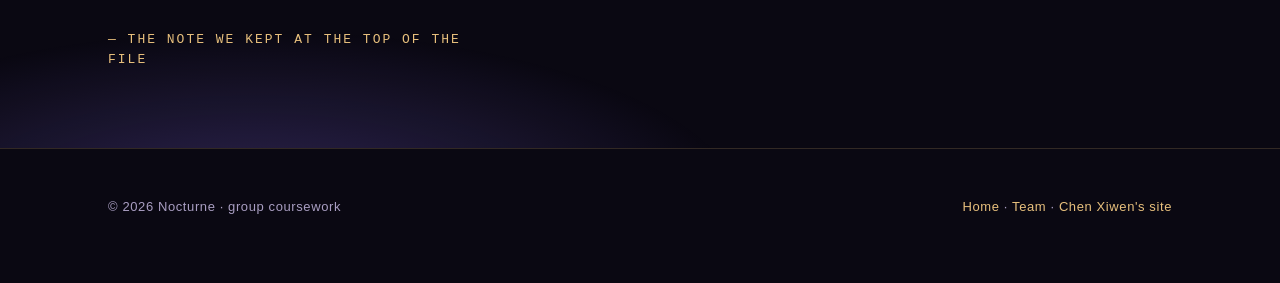
<file: group-site/plan.html>
<!DOCTYPE html>
<html lang="en">
<head>
  <meta charset="UTF-8">
  <meta name="viewport" content="width=device-width, initial-scale=1.0">
  <meta name="description" content="The plan for the Nocturne group site: what was agreed in the first assignment, what changed during the build, and why each change was made.">
  <title>The Plan · Nocturne</title>
  <link rel="stylesheet" href="styles.css">
</head>
<body>
  <a class="skip" href="#main">Skip to content</a>

  <!-- Site header: brand, three navigation links -->
  <header class="top">
    <div class="wrap">
      <a class="brand" href="index.html">Nocturne<span class="star">✦</span></a>
      <nav class="nav" aria-label="Main">
        <a href="index.html">Home</a>
        <a class="active" href="plan.html">The Plan</a>
        <a href="team.html">Team</a>
      </nav>
    </div>
  </header>

  <!-- Page content -->
  <main id="main">

    <!-- Page title -->
    <section class="page-head">
      <div class="wrap">
        <p class="crumbs"><a href="index.html">← Home</a></p>
        <p class="kicker spaced">ASSIGNMENT 01 → ASSIGNMENT 02</p>
        <h1>The plan we wrote,<br><em>and the plan we kept.</em></h1>
        <p class="lead">
          A plan that never changes was never tested. Below is what we agreed before
          building, what moved during the build, and the reason for each move.
        </p>
      </div>
    </section>

    <!-- Illustration: a wireframe drawn as a blueprint -->
    <div class="wrap">
      <p class="rule">The drawing</p>
      <figure class="media">
        <img src="plan-blueprint.jpg" alt="A gold wireframe of a web page — header, navigation, three cards and a footer — drawn as a blueprint on navy paper">
        <figcaption>The wireframe we approved in week one, redrawn in the site's own palette.</figcaption>
      </figure>
    </div>

    <!-- What was agreed before any code was written -->
    <section class="section">
      <div class="wrap">
        <div class="section-head">
          <h2>Agreed first</h2>
          <span>before code</span>
        </div>
        <p class="lead">
          Four rules, written down before anyone opened an editor. They are the reason the
          three pages look like one site instead of three.
        </p>
        <div class="list-block">
          <ul>
            <li>Three pages <span>Home · The Plan · Team</span></li>
            <li>One stylesheet <span>styles.css, no inline styles</span></li>
            <li>One palette <span>violet, indigo, champagne gold</span></li>
            <li>No JavaScript <span>not even for the search box</span></li>
            <li>Every page <span>one image, one alt text, one clear way back</span></li>
          </ul>
        </div>
      </div>
    </section>

    <!-- What changed during the build, and why -->
    <section class="section">
      <div class="wrap">
        <div class="section-head">
          <h2>What changed</h2>
          <span>and why</span>
        </div>
        <p class="lead">
          Three deviations from the original plan. Each one was discussed, not drifted into.
        </p>
        <div class="table-wrap">
          <table>
            <caption>Original plan · change · reason</caption>
            <thead>
              <tr>
                <th scope="col">In the plan</th>
                <th scope="col">What we built</th>
                <th scope="col">Why</th>
              </tr>
            </thead>
            <tbody>
              <tr>
                <td>A pale, paper-like theme</td>
                <td>A dark theme with gold accents</td>
                <td>The subject is a night-time studio idea; a dark page made the images the light source instead of the decoration.</td>
              </tr>
              <tr>
                <td>Four pages, with a gallery</td>
                <td>Three pages, no gallery</td>
                <td>The gallery had no material behind it. Three complete pages beat four with one empty room.</td>
              </tr>
              <tr>
                <td>A newsletter form</td>
                <td>A working documentation search</td>
                <td>We cannot receive mail, so a newsletter form would have been a prop. The search form actually submits somewhere.</td>
              </tr>
            </tbody>
          </table>
        </div>
      </div>
    </section>

    <!-- What stayed exactly as planned -->
    <section class="section">
      <div class="wrap">
        <div class="section-head">
          <h2>What did not change</h2>
          <span>the promises</span>
        </div>
        <div class="grid">
          <div class="card">
            <i>01</i>
            <h3>One stylesheet</h3>
            <p>Every rule used on every page lives in <strong>styles.css</strong>, grouped and
               numbered, so a reviewer can find the rule that made a thing look wrong.</p>
          </div>
          <div class="card">
            <i>02</i>
            <h3>No JavaScript</h3>
            <p>Gradients, blur, hover states and the slow aurora drift are all CSS. The one
               interactive thing on the site is a plain form.</p>
          </div>
          <div class="card">
            <i>03</i>
            <h3>Published, not zipped</h3>
            <p>The site lives in a subfolder of a group member's repository and is served by
               GitHub Pages, so the address can be opened by anyone in the class.</p>
          </div>
        </div>
      </div>
    </section>

    <!-- Closing quote -->
    <section class="quote">
      <div class="wrap">
        <p>“Write the plan down so that changing it becomes a decision instead of an accident.”</p>
        <p class="from">— the note we kept at the top of the file</p>
      </div>
    </section>
  </main>

  <!-- Footer: copyright, and links back to the two other pages -->
  <footer>
    <div class="wrap">
      <span>© 2026 Nocturne · group coursework</span>
      <span><a href="index.html">Home</a> · <a href="team.html">Team</a> · <a href="https://chenceven.github.io/">Chen Xiwen's site</a></span>
    </div>
  </footer>
</body>
</html>
</file>
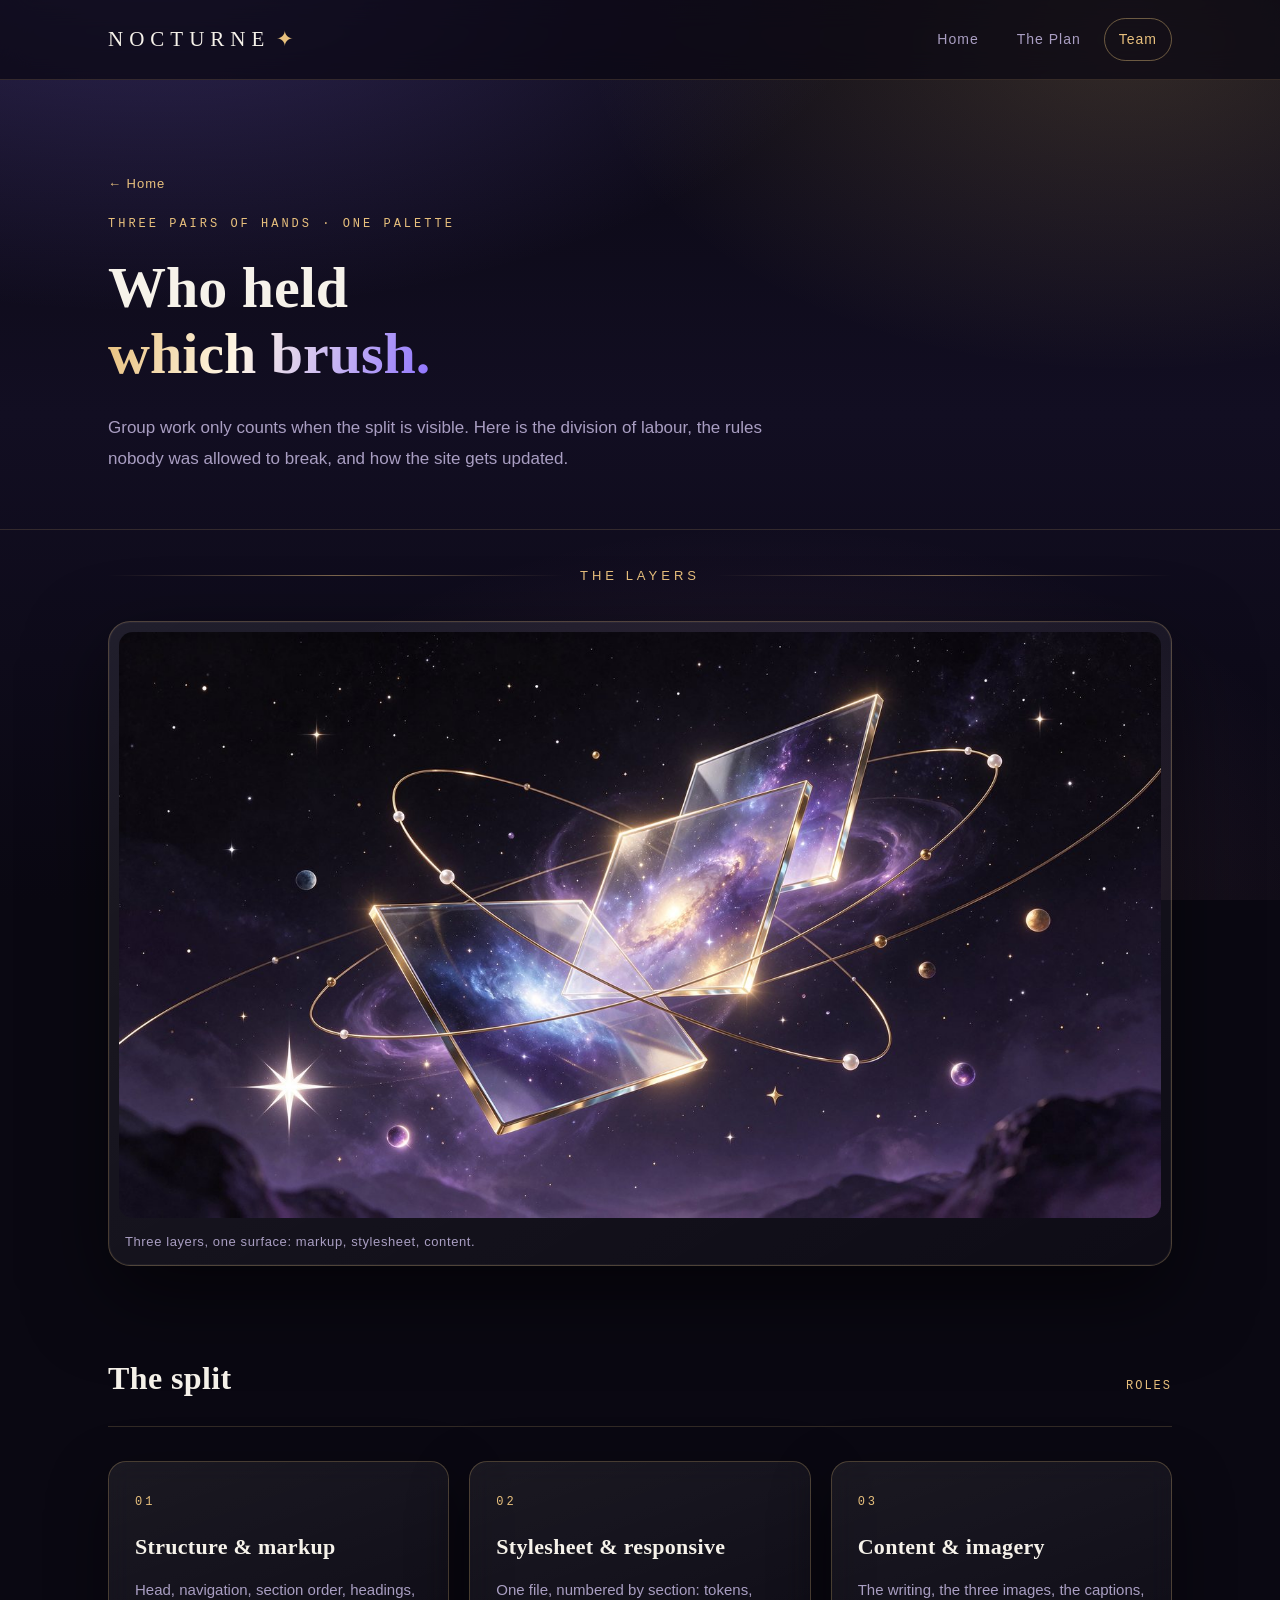
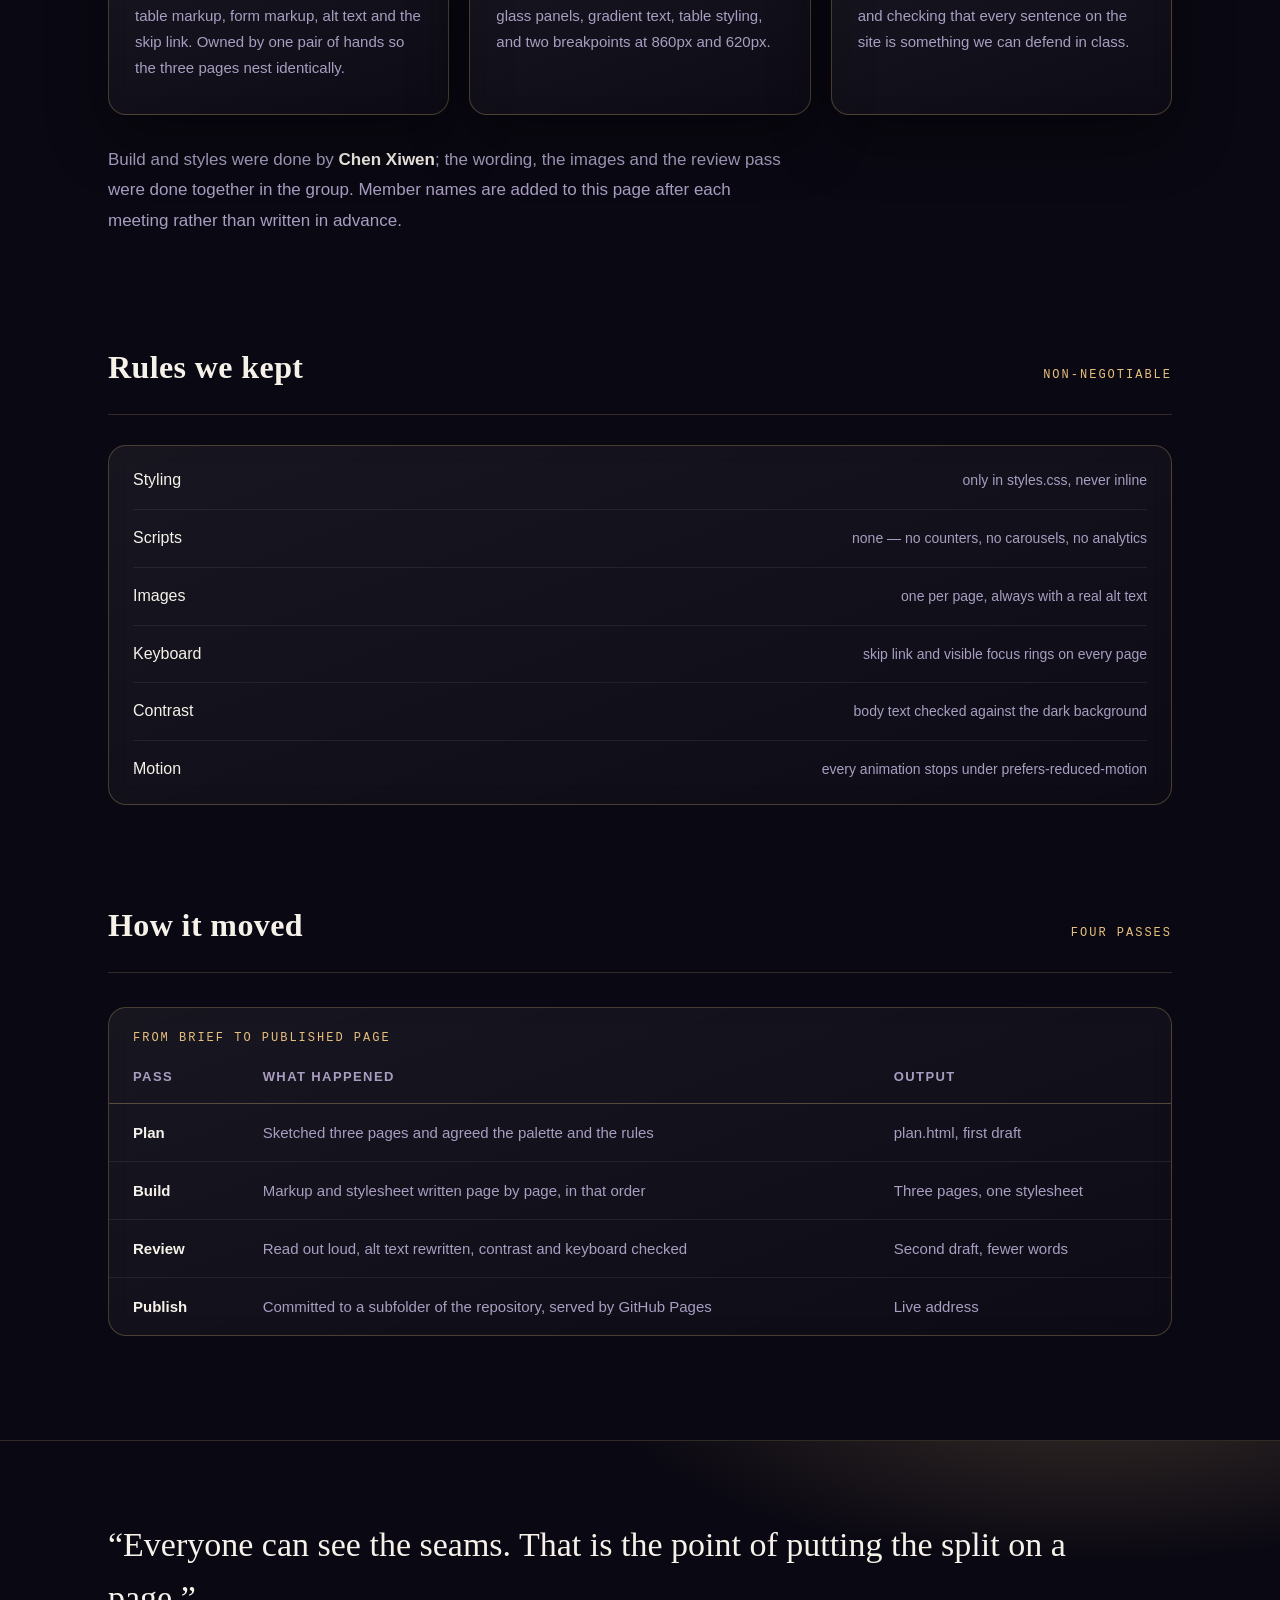
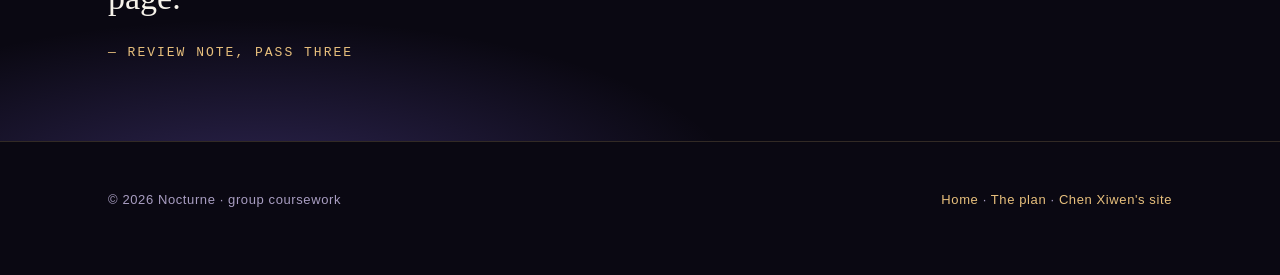
<file: group-site/team.html>
<!DOCTYPE html>
<html lang="en">
<head>
  <meta charset="UTF-8">
  <meta name="viewport" content="width=device-width, initial-scale=1.0">
  <meta name="description" content="Who built the Nocturne group site: how the work was split between markup, styles and content, the rules the group kept, and the dates we publish on.">
  <title>Team · Nocturne</title>
  <link rel="stylesheet" href="styles.css">
</head>
<body>
  <a class="skip" href="#main">Skip to content</a>

  <!-- Site header: brand, three navigation links -->
  <header class="top">
    <div class="wrap">
      <a class="brand" href="index.html">Nocturne<span class="star">✦</span></a>
      <nav class="nav" aria-label="Main">
        <a href="index.html">Home</a>
        <a href="plan.html">The Plan</a>
        <a class="active" href="team.html">Team</a>
      </nav>
    </div>
  </header>

  <!-- Page content -->
  <main id="main">

    <!-- Page title -->
    <section class="page-head">
      <div class="wrap">
        <p class="crumbs"><a href="index.html">← Home</a></p>
        <p class="kicker spaced">THREE PAIRS OF HANDS · ONE PALETTE</p>
        <h1>Who held<br><em>which brush.</em></h1>
        <p class="lead">
          Group work only counts when the split is visible. Here is the division of labour,
          the rules nobody was allowed to break, and how the site gets updated.
        </p>
      </div>
    </section>

    <!-- Illustration: the three layers of the site as glass panels -->
    <div class="wrap">
      <p class="rule">The layers</p>
      <figure class="media">
        <img src="team-orbit.jpg" alt="Three translucent glass panels stacked at an angle in deep violet space, their edges drawn with glowing gold lines">
        <figcaption>Three layers, one surface: markup, stylesheet, content.</figcaption>
      </figure>
    </div>

    <!-- Roles: what each part of the build actually consisted of -->
    <section class="section">
      <div class="wrap">
        <div class="section-head">
          <h2>The split</h2>
          <span>roles</span>
        </div>
        <div class="grid">
          <div class="card">
            <i>01</i>
            <h3>Structure &amp; markup</h3>
            <p>Head, navigation, section order, headings, table markup, form markup, alt text
               and the skip link. Owned by one pair of hands so the three pages nest identically.</p>
          </div>
          <div class="card">
            <i>02</i>
            <h3>Stylesheet &amp; responsive</h3>
            <p>One file, numbered by section: tokens, glass panels, gradient text, table
               styling, and two breakpoints at 860px and 620px.</p>
          </div>
          <div class="card">
            <i>03</i>
            <h3>Content &amp; imagery</h3>
            <p>The writing, the three images, the captions, and checking that every sentence
               on the site is something we can defend in class.</p>
          </div>
        </div>
        <p class="lead">
          Build and styles were done by <strong>Chen Xiwen</strong>; the wording, the images
          and the review pass were done together in the group. Member names are added to
          this page after each meeting rather than written in advance.
        </p>
      </div>
    </section>

    <!-- Rules: the group's non-negotiables -->
    <section class="section">
      <div class="wrap">
        <div class="section-head">
          <h2>Rules we kept</h2>
          <span>non-negotiable</span>
        </div>
        <div class="list-block">
          <ul>
            <li>Styling <span>only in styles.css, never inline</span></li>
            <li>Scripts <span>none — no counters, no carousels, no analytics</span></li>
            <li>Images <span>one per page, always with a real alt text</span></li>
            <li>Keyboard <span>skip link and visible focus rings on every page</span></li>
            <li>Contrast <span>body text checked against the dark background</span></li>
            <li>Motion <span>every animation stops under prefers-reduced-motion</span></li>
          </ul>
        </div>
      </div>
    </section>

    <!-- Timeline: how the work actually moved -->
    <section class="section">
      <div class="wrap">
        <div class="section-head">
          <h2>How it moved</h2>
          <span>four passes</span>
        </div>
        <div class="table-wrap">
          <table>
            <caption>From brief to published page</caption>
            <thead>
              <tr>
                <th scope="col">Pass</th>
                <th scope="col">What happened</th>
                <th scope="col">Output</th>
              </tr>
            </thead>
            <tbody>
              <tr>
                <td>Plan</td>
                <td>Sketched three pages and agreed the palette and the rules</td>
                <td>plan.html, first draft</td>
              </tr>
              <tr>
                <td>Build</td>
                <td>Markup and stylesheet written page by page, in that order</td>
                <td>Three pages, one stylesheet</td>
              </tr>
              <tr>
                <td>Review</td>
                <td>Read out loud, alt text rewritten, contrast and keyboard checked</td>
                <td>Second draft, fewer words</td>
              </tr>
              <tr>
                <td>Publish</td>
                <td>Committed to a subfolder of the repository, served by GitHub Pages</td>
                <td>Live address</td>
              </tr>
            </tbody>
          </table>
        </div>
      </div>
    </section>

    <!-- Closing quote -->
    <section class="quote">
      <div class="wrap">
        <p>“Everyone can see the seams. That is the point of putting the split on a page.”</p>
        <p class="from">— review note, pass three</p>
      </div>
    </section>
  </main>

  <!-- Footer: copyright, and links back to the two other pages -->
  <footer>
    <div class="wrap">
      <span>© 2026 Nocturne · group coursework</span>
      <span><a href="index.html">Home</a> · <a href="plan.html">The plan</a> · <a href="https://chenceven.github.io/">Chen Xiwen's site</a></span>
    </div>
  </footer>
</body>
</html>
</file>
<file: styles.css>
/* ===== styles.css =====
   The only stylesheet for this site. Every rule used by index.html,
   about.html, works.html and cs2.html lives in this file; the pages
   themselves contain no inline styles and no JavaScript.
   Sections are numbered so a rule can be found quickly. ===== */

/* ===== 1. Base settings and colour variables ===== */
:root {
  --ink: #1b1a17;
  --ink-soft: #5a564e;
  --paper: #f7f4ee;
  --card: #fffdf8;
  --line: #e2dccf;
  --accent: #2f5d50;
  --accent-warm: #b4573a;
  --max: 1040px;
}

* {
  margin: 0;
  padding: 0;
  box-sizing: border-box;
}

html {
  scroll-behavior: smooth;
}

body {
  background: var(--paper);
  color: var(--ink);
  font-family: -apple-system, "PingFang SC", "Microsoft YaHei", "Helvetica Neue", sans-serif;
  font-size: 17px;
  line-height: 1.8;
  -webkit-font-smoothing: antialiased;
}

img {
  max-width: 100%;
  display: block;
}

a {
  color: inherit;
  text-decoration: none;
}

/* ===== 2. Site header and navigation ===== */
.site-header {
  max-width: var(--max);
  margin: 0 auto;
  padding: 34px 28px 22px;
  display: flex;
  align-items: baseline;
  justify-content: space-between;
  gap: 20px;
  border-bottom: 1px solid var(--line);
}

.brand {
  font-family: Georgia, "Songti SC", "SimSun", serif;
  font-size: 24px;
  letter-spacing: 1px;
  font-weight: 700;
}

.brand .dot {
  color: var(--accent-warm);
}

.nav {
  display: flex;
  gap: 26px;
  font-size: 15px;
  color: var(--ink-soft);
}

.nav a {
  padding-bottom: 4px;
  border-bottom: 1px solid transparent;
  transition: color 0.2s ease, border-color 0.2s ease;
}

.nav a:hover {
  color: var(--ink);
  border-bottom-color: var(--ink);
}

.nav a.active {
  color: var(--ink);
  border-bottom-color: var(--accent-warm);
}

/* ===== 3. Shared containers (page width, section spacing) ===== */
main {
  max-width: var(--max);
  margin: 0 auto;
  padding: 0 28px 90px;
}

.section {
  padding-top: 72px;
}

.section-head {
  display: flex;
  align-items: baseline;
  justify-content: space-between;
  gap: 20px;
  margin-bottom: 28px;
  border-top: 1px solid var(--line);
  padding-top: 18px;
}

.section-head h2 {
  font-family: Georgia, "Songti SC", "SimSun", serif;
  font-size: 22px;
  font-weight: 600;
  letter-spacing: 0.5px;
}

.section-head span {
  font-size: 13px;
  color: var(--ink-soft);
  letter-spacing: 2px;
  text-transform: uppercase;
}

/* ===== 4. Hero block on the home page ===== */
.hero {
  padding: 84px 0 40px;
}

.eyebrow {
  font-size: 13px;
  letter-spacing: 3px;
  color: var(--accent);
  margin-bottom: 26px;
}

.hero h1 {
  font-family: Georgia, "Songti SC", "SimSun", serif;
  font-size: clamp(38px, 6vw, 68px);
  line-height: 1.28;
  font-weight: 600;
  letter-spacing: 1px;
  max-width: 15em;
}

.hero .lead {
  margin-top: 30px;
  max-width: 34em;
  color: var(--ink-soft);
}

.hero-actions {
  margin-top: 38px;
  display: flex;
  flex-wrap: wrap;
  gap: 14px;
}

.btn {
  display: inline-block;
  padding: 12px 26px;
  border: 1px solid var(--ink);
  border-radius: 2px;
  font-size: 15px;
  letter-spacing: 1px;
  transition: background 0.2s ease, color 0.2s ease;
}

.btn:hover {
  background: var(--ink);
  color: var(--paper);
}

.btn.ghost {
  border-color: var(--line);
  color: var(--ink-soft);
}

.btn.ghost:hover {
  background: transparent;
  border-color: var(--ink);
  color: var(--ink);
}

/* ===== 5. Card grids (three keywords, work cards) ===== */
.grid {
  display: grid;
  grid-template-columns: repeat(3, 1fr);
  gap: 22px;
}

.card {
  background: var(--card);
  border: 1px solid var(--line);
  padding: 30px 26px 32px;
  transition: transform 0.25s ease, border-color 0.25s ease;
}

.card:hover {
  transform: translateY(-4px);
  border-color: var(--accent);
}

.card .num {
  font-family: Georgia, serif;
  font-size: 13px;
  color: var(--accent-warm);
  letter-spacing: 2px;
}

.card h3 {
  font-family: Georgia, "Songti SC", "SimSun", serif;
  font-size: 20px;
  font-weight: 600;
  margin: 12px 0 10px;
}

.card p {
  font-size: 15px;
  color: var(--ink-soft);
  line-height: 1.85;
}

/* ===== 6. Quote block ===== */
.quote {
  margin-top: 64px;
  padding: 40px 0 0;
  border-top: 1px solid var(--line);
}

.quote p {
  font-family: Georgia, "Songti SC", "SimSun", serif;
  font-size: clamp(20px, 2.6vw, 27px);
  line-height: 1.7;
  max-width: 30em;
  color: var(--ink);
}

.quote .from {
  margin-top: 16px;
  font-family: inherit;
  font-size: 14px;
  color: var(--ink-soft);
  letter-spacing: 1px;
}

/* ===== 7. About page: page title and info lists ===== */
.page-title {
  padding: 72px 0 10px;
  border-bottom: 1px solid var(--line);
  padding-bottom: 34px;
}

.page-title p {
  font-size: 13px;
  letter-spacing: 3px;
  color: var(--accent);
  margin-bottom: 14px;
}

.page-title h1 {
  font-family: Georgia, "Songti SC", "SimSun", serif;
  font-size: clamp(32px, 4.6vw, 50px);
  font-weight: 600;
  line-height: 1.35;
}

.two-col {
  display: grid;
  grid-template-columns: 1.2fr 1fr;
  gap: 56px;
  padding-top: 46px;
}

.two-col .text p {
  color: var(--ink-soft);
  margin-bottom: 18px;
}

.two-col .text p strong {
  color: var(--ink);
  font-weight: 600;
}

.info-block h4 {
  font-size: 13px;
  letter-spacing: 2px;
  color: var(--ink-soft);
  margin-bottom: 12px;
}

.info-block {
  margin-bottom: 34px;
}

.info-block ul {
  list-style: none;
  font-size: 15px;
}

.info-block li {
  padding: 9px 0;
  border-bottom: 1px dashed var(--line);
  display: flex;
  justify-content: space-between;
  gap: 12px;
}

.info-block li span {
  color: var(--ink-soft);
  font-size: 13px;
}

/* ===== 8. About page: timeline ===== */
.timeline {
  margin-top: 8px;
  border-left: 2px solid var(--line);
  padding-left: 26px;
}

.timeline-item {
  position: relative;
  padding-bottom: 26px;
}

.timeline-item::before {
  content: "";
  position: absolute;
  left: -32px;
  top: 8px;
  width: 9px;
  height: 9px;
  border-radius: 50%;
  background: var(--accent-warm);
}

.timeline-item .when {
  font-size: 13px;
  letter-spacing: 1px;
  color: var(--ink-soft);
}

.timeline-item h3 {
  font-family: Georgia, "Songti SC", "SimSun", serif;
  font-size: 18px;
  font-weight: 600;
  margin: 4px 0 6px;
}

.timeline-item p {
  font-size: 15px;
  color: var(--ink-soft);
}

/* ===== 9. About page: skill bars ===== */
.skills {
  margin-top: 10px;
}

.skill {
  margin-bottom: 22px;
}

.skill .row {
  display: flex;
  justify-content: space-between;
  font-size: 15px;
  margin-bottom: 8px;
}

.skill .row em {
  font-style: normal;
  color: var(--ink-soft);
  font-size: 13px;
}

.track {
  height: 6px;
  background: #eae4d8;
}

.fill {
  height: 6px;
  background: var(--accent);
}

.fill.w80 { width: 80%; }
.fill.w65 { width: 65%; }
.fill.w50 { width: 50%; }
.fill.w35 { width: 35%; }

/* ===== 10. Works page ===== */
.works-grid {
  display: grid;
  grid-template-columns: repeat(2, 1fr);
  gap: 24px;
  padding-top: 46px;
}

.work {
  background: var(--card);
  border: 1px solid var(--line);
  padding: 34px 30px;
}

.work .tag {
  display: inline-block;
  font-size: 12px;
  letter-spacing: 1px;
  color: var(--accent);
  border: 1px solid var(--line);
  padding: 3px 10px;
  margin-bottom: 16px;
}

.work h3 {
  font-family: Georgia, "Songti SC", "SimSun", serif;
  font-size: 21px;
  font-weight: 600;
  margin-bottom: 10px;
}

.work p {
  font-size: 15px;
  color: var(--ink-soft);
}

.work ul {
  list-style: none;
  margin-top: 16px;
  font-size: 14px;
  color: var(--ink-soft);
}

.work ul li {
  padding: 5px 0;
}

.work ul li::before {
  content: "— ";
  color: var(--accent-warm);
}

/* ===== 11. Footer ===== */
.site-footer {
  border-top: 1px solid var(--line);
  padding: 30px 28px 44px;
  max-width: var(--max);
  margin: 0 auto;
  display: flex;
  justify-content: space-between;
  flex-wrap: wrap;
  gap: 12px;
  font-size: 13px;
  color: var(--ink-soft);
}

.site-footer a {
  border-bottom: 1px solid var(--line);
}

.site-footer a:hover {
  border-bottom-color: var(--ink);
  color: var(--ink);
}

/* ===== 12. Responsive rules (mobile first breakpoints) ===== */
@media (max-width: 860px) {
  .grid,
  .works-grid,
  .two-col {
    grid-template-columns: 1fr;
    gap: 22px;
  }

  .hero {
    padding-top: 56px;
  }

  .site-header {
    flex-direction: column;
    align-items: flex-start;
    gap: 12px;
  }

  .nav {
    gap: 20px;
  }

  main {
    padding-bottom: 60px;
  }
}

/* ===== 13. Images, table, search form and accessibility ===== */
.skip {
  position: absolute;
  left: -9999px;
  top: 0;
  padding: 10px 18px;
  background: var(--ink);
  color: var(--paper);
  font-size: 14px;
  z-index: 20;
}

.skip:focus {
  left: 16px;
  top: 16px;
}

a:focus-visible,
button:focus-visible,
input:focus-visible {
  outline: 2px solid var(--accent-warm);
  outline-offset: 3px;
}

.media {
  margin: 44px 0 0;
}

.media img {
  width: 100%;
  height: auto;
  border: 1px solid var(--line);
  background: var(--card);
}

.media figcaption {
  margin-top: 10px;
  font-size: 13px;
  letter-spacing: 0.5px;
  color: var(--ink-soft);
}

.table-wrap {
  overflow-x: auto;
}

table {
  width: 100%;
  border-collapse: collapse;
  background: var(--card);
  border: 1px solid var(--line);
  font-size: 15px;
}

table caption {
  caption-side: top;
  text-align: left;
  padding-bottom: 12px;
  font-size: 13px;
  letter-spacing: 1px;
  color: var(--ink-soft);
}

table th,
table td {
  padding: 12px 16px;
  border-bottom: 1px solid var(--line);
  text-align: left;
  vertical-align: top;
}

table th {
  font-size: 12px;
  letter-spacing: 1.5px;
  text-transform: uppercase;
  color: var(--ink-soft);
  background: #f1ece3;
  font-weight: 600;
}

table tbody tr:last-child td {
  border-bottom: none;
}

table tbody tr:hover {
  background: #faf6ee;
}

.search-form {
  display: flex;
  flex-wrap: wrap;
  gap: 10px;
  margin-top: 20px;
  max-width: 520px;
}

.search-form input {
  flex: 1 1 240px;
  min-width: 0;
  padding: 11px 14px;
  border: 1px solid var(--line);
  border-radius: 2px;
  background: var(--card);
  color: var(--ink);
  font-family: inherit;
  font-size: 15px;
}

.search-form input::placeholder {
  color: var(--ink-soft);
}

button.btn {
  flex: 0 0 auto;
  padding: 11px 26px;
  border: 1px solid var(--ink);
  border-radius: 2px;
  background: transparent;
  color: var(--ink);
  font-family: inherit;
  font-size: 15px;
  letter-spacing: 1px;
  cursor: pointer;
  transition: background 0.2s ease, color 0.2s ease;
}

button.btn:hover {
  background: var(--ink);
  color: var(--paper);
}
</file>
<file: group-site/styles.css>
/* ===== styles.css =====
   The only stylesheet for this group site (Nocturne). It styles
   index.html, plan.html and team.html; the pages carry no inline styles
   and no JavaScript. Sections are numbered so a rule can be found fast.
   Everything decorative here is plain CSS: gradients, blur, borders and
   a few slow keyframes that stop when the visitor asks for less motion. ===== */

/* ===== 1. Design tokens ===== */
:root {
  --ink: #0a0812;
  --ink-2: #120e22;
  --ink-3: #1a1430;
  --text: #f6f2ea;
  --muted: #a99ec2;
  --gold: #e8c07d;
  --gold-deep: #b98a4a;
  --violet: #8f74ff;
  --rose: #f0a0d0;
  --glass: rgba(255, 255, 255, 0.045);
  --glass-line: rgba(232, 192, 125, 0.26);
  --max: 1120px;
  --radius: 18px;
}

* {
  margin: 0;
  padding: 0;
  box-sizing: border-box;
}

html {
  scroll-behavior: smooth;
}

body {
  min-height: 100vh;
  color: var(--text);
  font-family: -apple-system, "Segoe UI", "PingFang SC", "Microsoft YaHei", sans-serif;
  font-size: 17px;
  line-height: 1.8;
  background-color: var(--ink);
  background-image:
    radial-gradient(1200px 620px at 12% -8%, rgba(143, 116, 255, 0.30), transparent 62%),
    radial-gradient(900px 560px at 88% 4%, rgba(232, 192, 125, 0.18), transparent 60%),
    radial-gradient(1000px 700px at 60% 108%, rgba(240, 160, 208, 0.16), transparent 64%),
    linear-gradient(180deg, var(--ink) 0%, var(--ink-2) 46%, var(--ink) 100%);
  background-attachment: fixed;
  -webkit-font-smoothing: antialiased;
}

a {
  color: inherit;
  text-decoration: none;
}

img {
  display: block;
  max-width: 100%;
  height: auto;
}

/* ===== 2. Layout shell ===== */
.wrap {
  width: 100%;
  max-width: var(--max);
  margin: 0 auto;
  padding: 0 28px;
}

/* ===== 3. Skip link and focus rings ===== */
.skip {
  position: absolute;
  left: -9999px;
  top: 0;
  z-index: 40;
  padding: 12px 20px;
  border-radius: 0 0 12px 0;
  background: var(--gold);
  color: var(--ink);
  font-size: 14px;
  letter-spacing: 1px;
}

.skip:focus {
  left: 0;
}

:focus-visible {
  outline: 2px solid var(--gold);
  outline-offset: 4px;
  border-radius: 6px;
}

/* ===== 4. Top bar ===== */
.top {
  position: relative;
  z-index: 10;
  border-bottom: 1px solid rgba(232, 192, 125, 0.16);
  backdrop-filter: blur(14px);
  background: rgba(10, 8, 18, 0.72);
}

.top .wrap {
  display: flex;
  align-items: center;
  justify-content: space-between;
  gap: 20px;
  padding-top: 18px;
  padding-bottom: 18px;
}

.brand {
  font-family: Georgia, "Times New Roman", serif;
  font-size: 21px;
  letter-spacing: 6px;
  text-transform: uppercase;
  color: var(--text);
}

.brand .star {
  color: var(--gold);
  margin-left: 6px;
}

.nav {
  display: flex;
  gap: 8px;
  font-size: 14px;
  letter-spacing: 1px;
}

.nav a {
  padding: 8px 14px;
  border-radius: 999px;
  border: 1px solid transparent;
  color: var(--muted);
  transition: color 0.2s ease, border-color 0.2s ease, background 0.2s ease;
}

.nav a:hover {
  color: var(--text);
  border-color: var(--glass-line);
  background: var(--glass);
}

.nav a.active {
  color: var(--gold);
  border-color: rgba(232, 192, 125, 0.42);
}

/* ===== 5. Hero ===== */
.hero {
  position: relative;
  overflow: hidden;
  padding: 108px 0 76px;
}

.hero::after {
  content: "";
  position: absolute;
  inset: -30% -10% auto -10%;
  height: 70%;
  background: conic-gradient(from 200deg at 50% 0%,
      rgba(143, 116, 255, 0.0),
      rgba(143, 116, 255, 0.28),
      rgba(232, 192, 125, 0.22),
      rgba(240, 160, 208, 0.14),
      rgba(143, 116, 255, 0.0));
  filter: blur(46px);
  opacity: 0.85;
  pointer-events: none;
  animation: drift 18s ease-in-out infinite alternate;
}

@keyframes drift {
  from { transform: translate3d(-3%, 0, 0) rotate(-2deg); }
  to   { transform: translate3d(3%, 2%, 0) rotate(2deg); }
}

.hero .wrap {
  position: relative;
  z-index: 2;
}

.kicker {
  font-family: Consolas, "Courier New", monospace;
  font-size: 12px;
  letter-spacing: 3px;
  color: var(--gold);
}

.hero h1 {
  margin-top: 22px;
  font-family: Georgia, "Times New Roman", serif;
  font-size: clamp(40px, 6.4vw, 76px);
  line-height: 1.1;
  letter-spacing: -0.5px;
  font-weight: 700;
}

.hero h1 em {
  font-style: normal;
  background: linear-gradient(105deg, var(--gold) 0%, #fff6e4 38%, var(--violet) 96%);
  -webkit-background-clip: text;
  background-clip: text;
  color: transparent;
}

.hero .lead {
  margin-top: 26px;
  max-width: 34em;
  color: var(--muted);
}

.hero-actions {
  display: flex;
  flex-wrap: wrap;
  gap: 14px;
  margin-top: 36px;
}

/* ===== 6. Buttons ===== */
.btn {
  display: inline-block;
  padding: 13px 26px;
  border: 1px solid rgba(232, 192, 125, 0.55);
  border-radius: 999px;
  font-size: 14px;
  letter-spacing: 1.2px;
  color: var(--gold);
  background: rgba(232, 192, 125, 0.08);
  transition: transform 0.2s ease, box-shadow 0.25s ease, background 0.25s ease, color 0.2s ease;
}

.btn:hover {
  transform: translateY(-2px);
  color: var(--ink);
  background: linear-gradient(105deg, #ffe6bd, var(--gold) 55%, #d5a05c);
  box-shadow: 0 12px 30px rgba(232, 192, 125, 0.28);
}

.btn.solid {
  color: var(--ink);
  background: linear-gradient(105deg, #ffe9c6, var(--gold) 55%, #cf9a55);
  border-color: transparent;
}

.btn.solid:hover {
  box-shadow: 0 16px 40px rgba(232, 192, 125, 0.36);
}

/* ===== 7. Ornamental rule ===== */
.rule {
  display: flex;
  align-items: center;
  gap: 16px;
  margin: 0;
  padding: 34px 0;
  color: var(--gold);
  font-size: 13px;
  letter-spacing: 4px;
  text-transform: uppercase;
}

.rule::before,
.rule::after {
  content: "";
  flex: 1;
  height: 1px;
  background: linear-gradient(90deg, transparent, rgba(232, 192, 125, 0.5), transparent);
}

/* ===== 8. Framed image ===== */
.media {
  position: relative;
  margin: 0 auto 20px;
  padding: 10px;
  border-radius: 22px;
  border: 1px solid var(--glass-line);
  background: linear-gradient(150deg, rgba(255, 255, 255, 0.08), rgba(255, 255, 255, 0.02));
  box-shadow: 0 30px 80px rgba(0, 0, 0, 0.55), 0 0 0 1px rgba(255, 255, 255, 0.04) inset;
}

.media img {
  width: 100%;
  border-radius: 14px;
}

.media figcaption {
  padding: 12px 6px 2px;
  font-size: 13px;
  letter-spacing: 0.6px;
  color: var(--muted);
}

/* ===== 9. Sections ===== */
.section {
  padding: 64px 0 8px;
}

.section-head {
  display: flex;
  align-items: baseline;
  justify-content: space-between;
  gap: 18px;
  padding-bottom: 18px;
  border-bottom: 1px solid rgba(232, 192, 125, 0.18);
}

.section-head h2 {
  font-family: Georgia, "Times New Roman", serif;
  font-size: clamp(24px, 3vw, 32px);
  letter-spacing: 0.4px;
}

.section-head span {
  font-family: Consolas, "Courier New", monospace;
  font-size: 12px;
  letter-spacing: 2px;
  color: var(--gold);
  text-transform: uppercase;
}

.lead {
  max-width: 40em;
  margin-top: 26px;
  margin-bottom: 30px;
  color: var(--muted);
}

.lead strong {
  color: var(--text);
}

/* ===== 10. Glass cards ===== */
.grid {
  display: grid;
  grid-template-columns: repeat(3, 1fr);
  gap: 20px;
  margin: 34px 0 30px;
}

.card {
  position: relative;
  display: block;
  padding: 30px 26px 32px;
  border-radius: var(--radius);
  border: 1px solid var(--glass-line);
  background: linear-gradient(160deg, rgba(255, 255, 255, 0.07), rgba(255, 255, 255, 0.015));
  backdrop-filter: blur(12px);
  box-shadow: 0 22px 60px rgba(0, 0, 0, 0.42);
  overflow: hidden;
  transition: transform 0.25s ease, border-color 0.25s ease, box-shadow 0.25s ease;
}

.card::before {
  content: "";
  position: absolute;
  inset: 0;
  background: linear-gradient(115deg, transparent 30%, rgba(255, 255, 255, 0.12) 45%, transparent 62%);
  opacity: 0;
  transition: opacity 0.35s ease;
  pointer-events: none;
}

.card:hover {
  transform: translateY(-6px);
  border-color: rgba(232, 192, 125, 0.6);
  box-shadow: 0 30px 80px rgba(0, 0, 0, 0.55), 0 0 40px rgba(143, 116, 255, 0.18);
}

.card:hover::before {
  opacity: 1;
}

.card i {
  display: block;
  font-family: Consolas, "Courier New", monospace;
  font-style: normal;
  font-size: 12px;
  letter-spacing: 3px;
  color: var(--gold);
}

.card h3 {
  margin: 14px 0 10px;
  font-family: Georgia, "Times New Roman", serif;
  font-size: 22px;
  letter-spacing: 0.3px;
}

.card p {
  font-size: 15px;
  color: var(--muted);
  line-height: 1.75;
}

.card .more {
  display: inline-block;
  margin-top: 18px;
  font-family: Consolas, "Courier New", monospace;
  font-size: 12px;
  letter-spacing: 1.6px;
  color: var(--gold);
}

/* ===== 11. Tables ===== */
.table-wrap {
  margin: 34px 0 26px;
  border-radius: var(--radius);
  border: 1px solid var(--glass-line);
  background: linear-gradient(160deg, rgba(255, 255, 255, 0.06), rgba(255, 255, 255, 0.015));
  backdrop-filter: blur(12px);
  overflow-x: auto;
}

table {
  width: 100%;
  min-width: 560px;
  border-collapse: collapse;
  font-size: 15px;
}

caption {
  padding: 20px 24px 0;
  text-align: left;
  font-family: Consolas, "Courier New", monospace;
  font-size: 12px;
  letter-spacing: 2px;
  color: var(--gold);
  text-transform: uppercase;
}

th,
td {
  padding: 15px 24px;
  text-align: left;
  vertical-align: top;
}

thead th {
  font-size: 13px;
  letter-spacing: 1.4px;
  text-transform: uppercase;
  color: var(--muted);
  border-bottom: 1px solid rgba(232, 192, 125, 0.32);
}

tbody tr {
  border-bottom: 1px solid rgba(255, 255, 255, 0.07);
  transition: background 0.2s ease;
}

tbody tr:last-child {
  border-bottom: none;
}

tbody tr:hover {
  background: rgba(143, 116, 255, 0.10);
}

tbody td:first-child {
  color: var(--text);
  font-weight: 600;
}

tbody td {
  color: var(--muted);
}

/* ===== 12. List block ===== */
.list-block {
  margin: 30px 0 20px;
  border-radius: var(--radius);
  border: 1px solid var(--glass-line);
  background: linear-gradient(160deg, rgba(255, 255, 255, 0.06), rgba(255, 255, 255, 0.015));
  backdrop-filter: blur(12px);
  padding: 6px 24px;
}

.list-block ul {
  list-style: none;
}

.list-block li {
  display: flex;
  align-items: baseline;
  justify-content: space-between;
  gap: 20px;
  padding: 14px 0;
  border-bottom: 1px solid rgba(255, 255, 255, 0.07);
  font-size: 16px;
}

.list-block li:last-child {
  border-bottom: none;
}

.list-block li span {
  color: var(--muted);
  font-size: 14px;
  text-align: right;
}

/* ===== 13. Search form ===== */
.search-form {
  display: flex;
  flex-wrap: wrap;
  gap: 12px;
  margin: 28px 0 20px;
  padding: 22px;
  border-radius: var(--radius);
  border: 1px solid var(--glass-line);
  background: linear-gradient(160deg, rgba(255, 255, 255, 0.06), rgba(255, 255, 255, 0.015));
  backdrop-filter: blur(12px);
}

.search-form input {
  flex: 1 1 260px;
  padding: 13px 18px;
  border-radius: 999px;
  border: 1px solid rgba(255, 255, 255, 0.14);
  background: rgba(10, 8, 18, 0.55);
  color: var(--text);
  font-size: 15px;
  font-family: inherit;
}

.search-form input::placeholder {
  color: rgba(169, 158, 194, 0.7);
}

.search-form input:focus-visible {
  border-color: var(--gold);
}

/* ===== 14. Quote band ===== */
.quote {
  position: relative;
  margin-top: 70px;
  padding: 78px 0;
  border-top: 1px solid rgba(232, 192, 125, 0.18);
  border-bottom: 1px solid rgba(232, 192, 125, 0.18);
  overflow: hidden;
}

.quote::before {
  content: "";
  position: absolute;
  inset: 0;
  background: radial-gradient(700px 260px at 20% 120%, rgba(143, 116, 255, 0.28), transparent 70%),
              radial-gradient(700px 260px at 85% -20%, rgba(232, 192, 125, 0.20), transparent 70%);
  pointer-events: none;
}

.quote p {
  position: relative;
  font-family: Georgia, "Times New Roman", serif;
  font-size: clamp(22px, 3.4vw, 34px);
  line-height: 1.55;
  max-width: 30em;
}

.quote .from {
  margin-top: 18px;
  font-family: Consolas, "Courier New", monospace;
  font-size: 13px;
  letter-spacing: 2px;
  color: var(--gold);
  text-transform: uppercase;
}

/* ===== 15. Small hero for inner pages ===== */
.page-head {
  padding: 92px 0 54px;
  border-bottom: 1px solid rgba(232, 192, 125, 0.16);
}

.page-head h1 {
  margin-top: 20px;
  font-family: Georgia, "Times New Roman", serif;
  font-size: clamp(34px, 5vw, 58px);
  line-height: 1.14;
  max-width: 18em;
}

.page-head h1 em {
  font-style: normal;
  background: linear-gradient(105deg, var(--gold), #fff6e4 40%, var(--violet));
  -webkit-background-clip: text;
  background-clip: text;
  color: transparent;
}

.page-head .lead {
  margin-bottom: 0;
}

.crumbs {
  font-size: 13px;
  letter-spacing: 1px;
}

.crumbs a {
  color: var(--gold);
}

.crumbs a:hover {
  text-decoration: underline;
  text-underline-offset: 4px;
}

/* ===== 16. Footer ===== */
footer {
  padding: 46px 0 64px;
  font-size: 13px;
  color: var(--muted);
  letter-spacing: 0.6px;
}

footer .wrap {
  display: flex;
  flex-wrap: wrap;
  align-items: center;
  justify-content: space-between;
  gap: 14px;
}

footer a {
  color: var(--gold);
}

footer a:hover {
  text-decoration: underline;
  text-underline-offset: 4px;
}

/* ===== 17. Responsive ===== */
@media (max-width: 860px) {
  .grid {
    grid-template-columns: 1fr 1fr;
  }

  .hero {
    padding: 76px 0 56px;
  }

  .nav a {
    padding: 6px 10px;
    font-size: 13px;
  }
}

@media (max-width: 620px) {
  .grid {
    grid-template-columns: 1fr;
  }

  .top .wrap {
    flex-direction: column;
    align-items: flex-start;
    gap: 12px;
  }

  .hero {
    padding: 56px 0 44px;
  }

  .rule {
    letter-spacing: 2px;
  }

  .list-block li {
    flex-direction: column;
    gap: 4px;
  }

  .list-block li span {
    text-align: left;
  }

  .page-head {
    padding: 62px 0 40px;
  }
}

/* ===== 18. Respect reduced motion ===== */
@media (prefers-reduced-motion: reduce) {
  html {
    scroll-behavior: auto;
  }

  .hero::after {
    animation: none;
  }

  .card,
  .card::before,
  .btn {
    transition: none;
  }

  .card:hover,
  .btn:hover {
    transform: none;
  }
}

/* ===== 19. Kicker spacing on inner pages ===== */
.kicker.spaced {
  margin-top: 18px;
}
</file>
